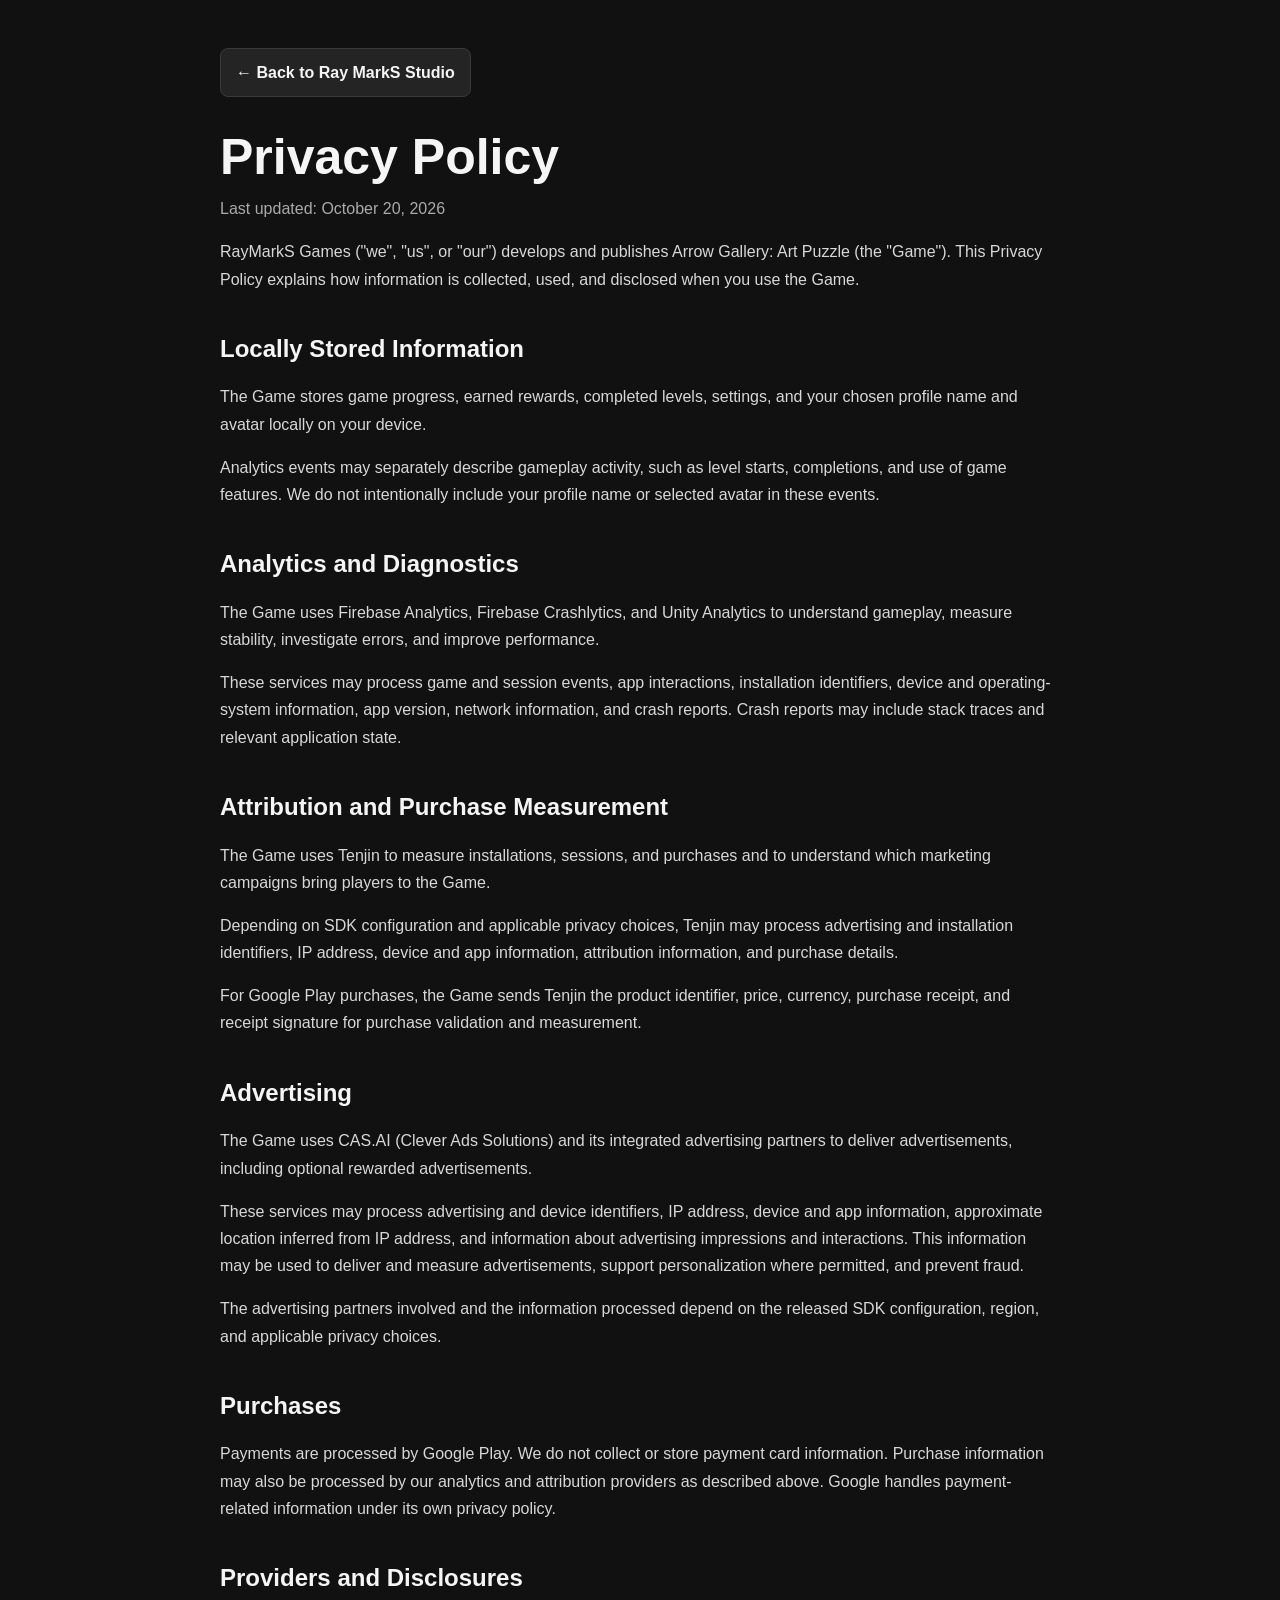
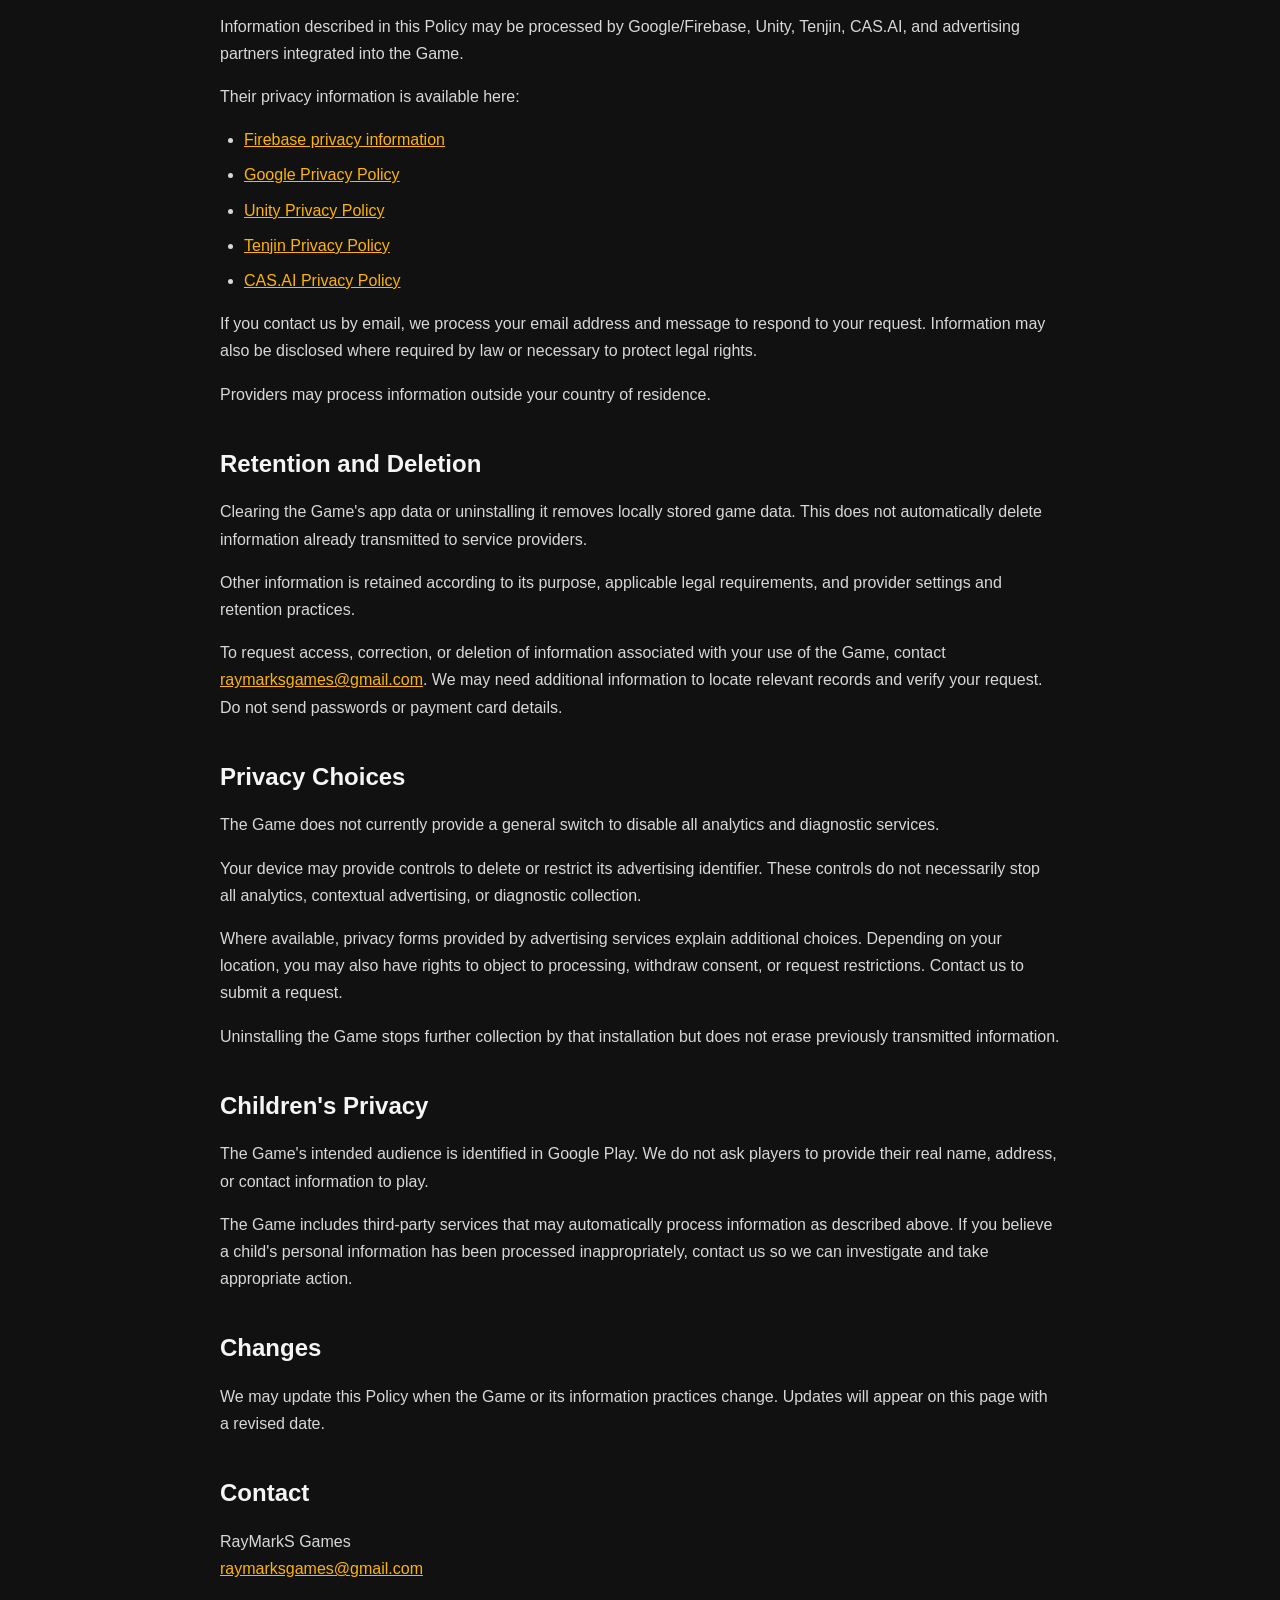
<file: arrow-gallery/privacy/index.html>
<!doctype html>
<html lang="en">
<head>
  <meta charset="utf-8">
  <meta name="viewport" content="width=device-width, initial-scale=1">
  <title>Arrow Gallery: Art Puzzle - Privacy Policy</title>
  <link rel="stylesheet" href="../../privacy-policy.css">
</head>
<body>
  <main>
    <a class="back-to-studio" href="../../site/dark.html#privacy">← Back to Ray MarkS Studio</a>
    <h1>Privacy Policy</h1>
    <p class="updated">Last updated: October 20, 2026</p>

    <p>
      RayMarkS Games ("we", "us", or "our") develops and publishes
      Arrow Gallery: Art Puzzle (the "Game").
      This Privacy Policy explains how information is collected, used, and disclosed when you use the Game.
    </p>

    <h2>Locally Stored Information</h2>
    <p>The Game stores game progress, earned rewards, completed levels, settings, and your chosen profile name and avatar locally on your device.</p>
    <p>Analytics events may separately describe gameplay activity, such as level starts, completions, and use of game features. We do not intentionally include your profile name or selected avatar in these events.</p>

    <h2>Analytics and Diagnostics</h2>
    <p>The Game uses Firebase Analytics, Firebase Crashlytics, and Unity Analytics to understand gameplay, measure stability, investigate errors, and improve performance.</p>
    <p>These services may process game and session events, app interactions, installation identifiers, device and operating-system information, app version, network information, and crash reports. Crash reports may include stack traces and relevant application state.</p>

    <h2>Attribution and Purchase Measurement</h2>
    <p>The Game uses Tenjin to measure installations, sessions, and purchases and to understand which marketing campaigns bring players to the Game.</p>
    <p>Depending on SDK configuration and applicable privacy choices, Tenjin may process advertising and installation identifiers, IP address, device and app information, attribution information, and purchase details.</p>
    <p>For Google Play purchases, the Game sends Tenjin the product identifier, price, currency, purchase receipt, and receipt signature for purchase validation and measurement.</p>

    <h2>Advertising</h2>
    <p>The Game uses CAS.AI (Clever Ads Solutions) and its integrated advertising partners to deliver advertisements, including optional rewarded advertisements.</p>
    <p>These services may process advertising and device identifiers, IP address, device and app information, approximate location inferred from IP address, and information about advertising impressions and interactions. This information may be used to deliver and measure advertisements, support personalization where permitted, and prevent fraud.</p>
    <p>The advertising partners involved and the information processed depend on the released SDK configuration, region, and applicable privacy choices.</p>

    <h2>Purchases</h2>
    <p>
      Payments are processed by Google Play. We do not collect or store payment card information.
      Purchase information may also be processed by our analytics and attribution providers as described above. Google handles payment-related information under its own privacy policy.
    </p>

    <h2>Providers and Disclosures</h2>
    <p>Information described in this Policy may be processed by Google/Firebase, Unity, Tenjin, CAS.AI, and advertising partners integrated into the Game.</p>
    <p>Their privacy information is available here:</p>
    <ul>
      <li><a href="https://firebase.google.com/support/privacy" target="_blank" rel="noopener">Firebase privacy information</a></li>
      <li><a href="https://policies.google.com/privacy" target="_blank" rel="noopener">Google Privacy Policy</a></li>
      <li><a href="https://unity.com/legal/privacy-policy" target="_blank" rel="noopener">Unity Privacy Policy</a></li>
      <li><a href="https://tenjin.com/privacy/" target="_blank" rel="noopener">Tenjin Privacy Policy</a></li>
      <li><a href="https://cas.ai/privacy-policy/" target="_blank" rel="noopener">CAS.AI Privacy Policy</a></li>
    </ul>
    <p>If you contact us by email, we process your email address and message to respond to your request. Information may also be disclosed where required by law or necessary to protect legal rights.</p>
    <p>Providers may process information outside your country of residence.</p>

    <h2>Retention and Deletion</h2>
    <p>Clearing the Game's app data or uninstalling it removes locally stored game data. This does not automatically delete information already transmitted to service providers.</p>
    <p>Other information is retained according to its purpose, applicable legal requirements, and provider settings and retention practices.</p>
    <p>To request access, correction, or deletion of information associated with your use of the Game, contact <a href="mailto:raymarksgames@gmail.com">raymarksgames@gmail.com</a>. We may need additional information to locate relevant records and verify your request. Do not send passwords or payment card details.</p>

    <h2>Privacy Choices</h2>
    <p>The Game does not currently provide a general switch to disable all analytics and diagnostic services.</p>
    <p>Your device may provide controls to delete or restrict its advertising identifier. These controls do not necessarily stop all analytics, contextual advertising, or diagnostic collection.</p>
    <p>Where available, privacy forms provided by advertising services explain additional choices. Depending on your location, you may also have rights to object to processing, withdraw consent, or request restrictions. Contact us to submit a request.</p>
    <p>Uninstalling the Game stops further collection by that installation but does not erase previously transmitted information.</p>

    <h2>Children's Privacy</h2>
    <p>The Game's intended audience is identified in Google Play. We do not ask players to provide their real name, address, or contact information to play.</p>
    <p>The Game includes third-party services that may automatically process information as described above. If you believe a child's personal information has been processed inappropriately, contact us so we can investigate and take appropriate action.</p>

    <h2>Changes</h2>
    <p>
      We may update this Policy when the Game or its information practices change. Updates will appear on this page with a revised date.
    </p>

    <h2>Contact</h2>
    <p>
      RayMarkS Games<br>
      <a href="mailto:raymarksgames@gmail.com">raymarksgames@gmail.com</a>
    </p>
  </main>
</body>
</html>
</file>
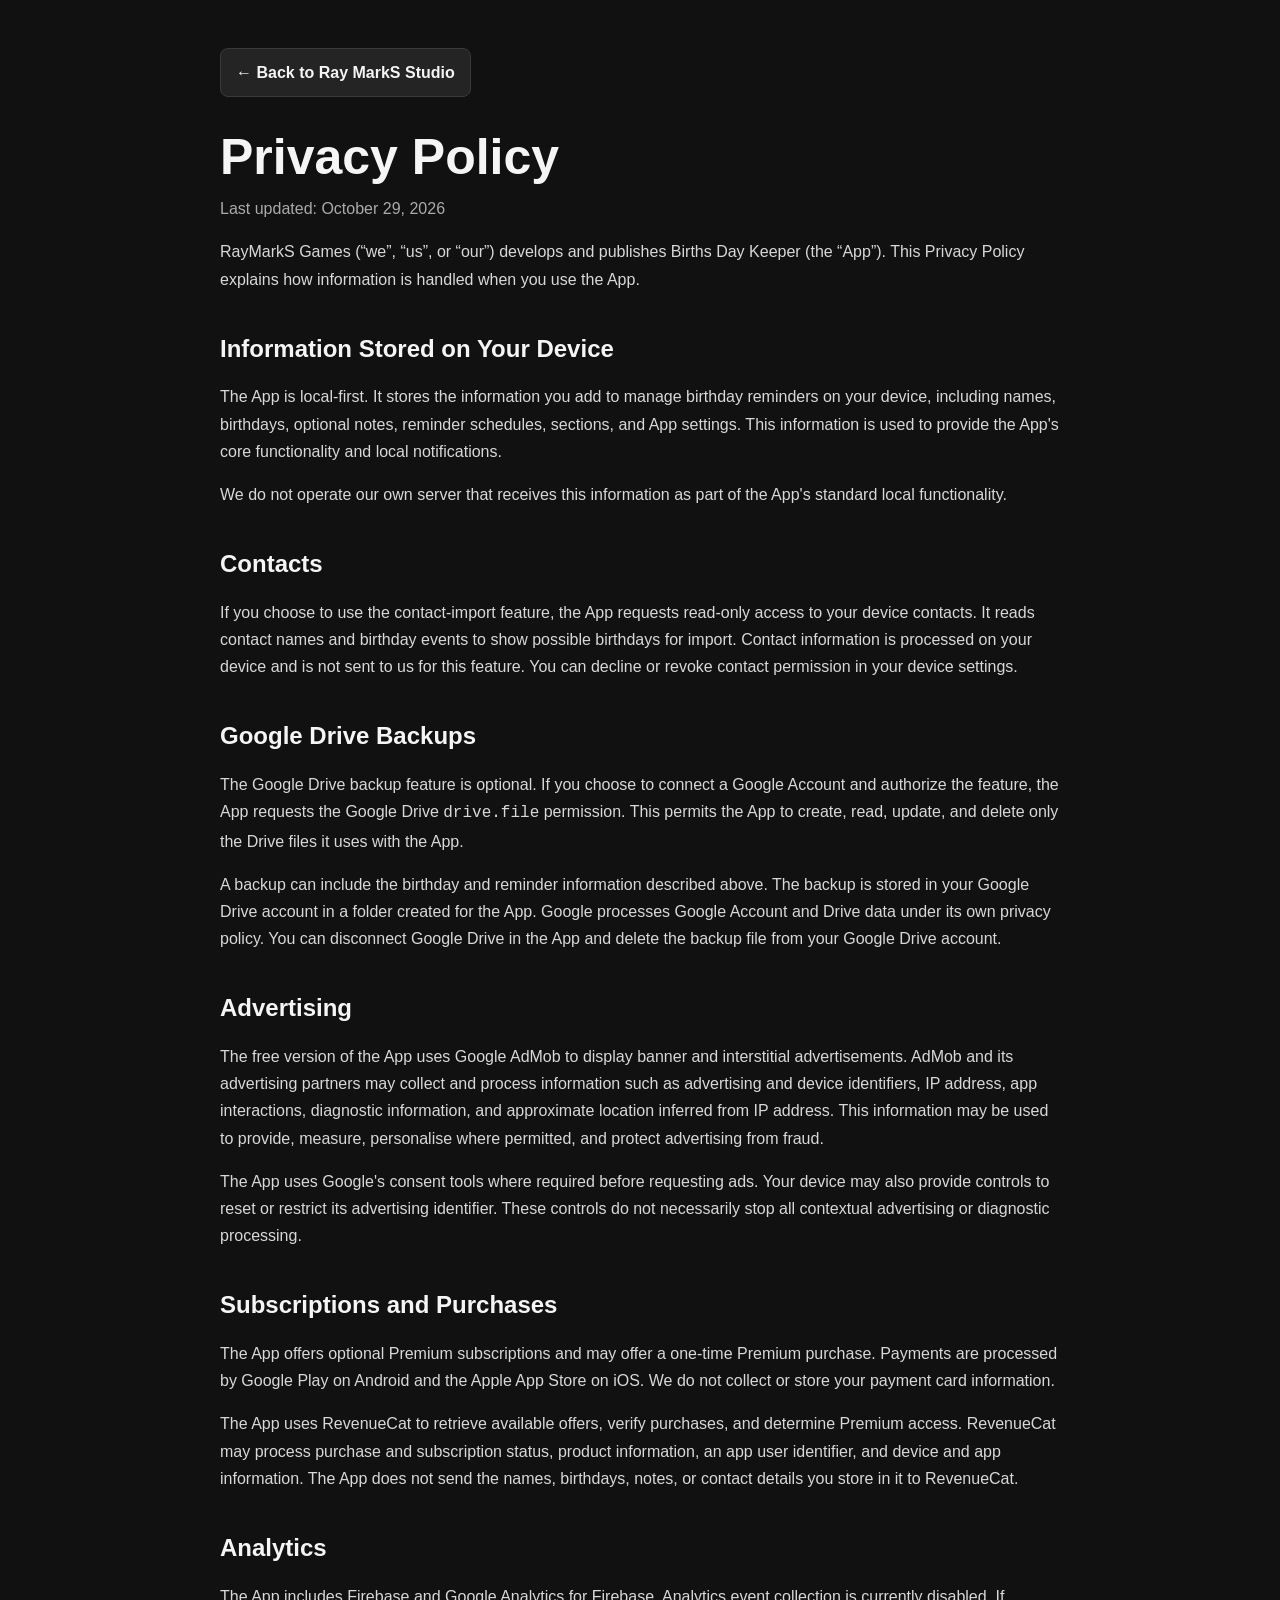
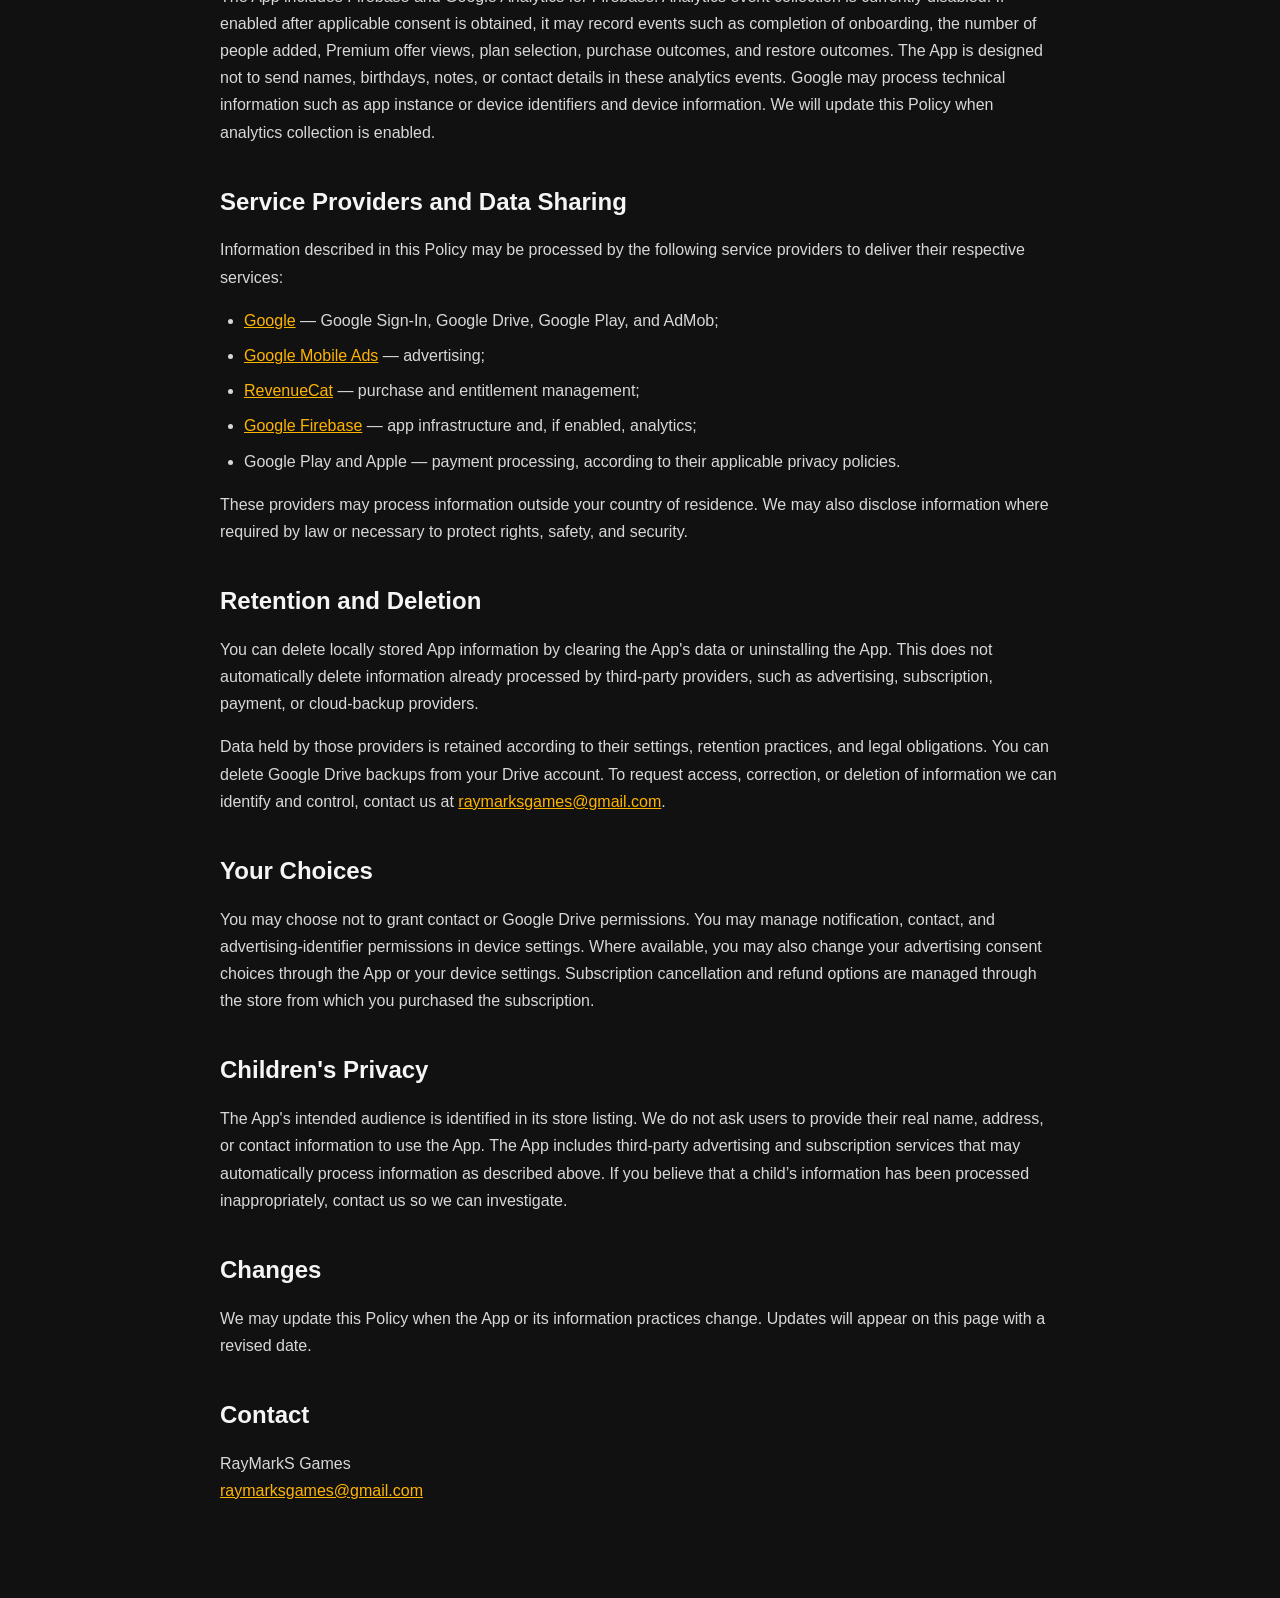
<file: births-day-keeper/privacy/index.html>
<!doctype html>
<html lang="en">
<head>
  <meta charset="utf-8">
  <meta name="viewport" content="width=device-width, initial-scale=1">
  <title>Births Day Keeper — Privacy Policy</title>
  <link rel="stylesheet" href="../../privacy-policy.css">
</head>
<body>
  <main>
    <a class="back-to-studio" href="../../site/dark.html#privacy">← Back to Ray MarkS Studio</a>
    <h1>Privacy Policy</h1>
    <p class="updated">Last updated: October 29, 2026</p>

    <p>RayMarkS Games (&ldquo;we&rdquo;, &ldquo;us&rdquo;, or &ldquo;our&rdquo;) develops and publishes Births Day Keeper (the &ldquo;App&rdquo;). This Privacy Policy explains how information is handled when you use the App.</p>

    <h2>Information Stored on Your Device</h2>
    <p>The App is local-first. It stores the information you add to manage birthday reminders on your device, including names, birthdays, optional notes, reminder schedules, sections, and App settings. This information is used to provide the App's core functionality and local notifications.</p>
    <p>We do not operate our own server that receives this information as part of the App's standard local functionality.</p>

    <h2>Contacts</h2>
    <p>If you choose to use the contact-import feature, the App requests read-only access to your device contacts. It reads contact names and birthday events to show possible birthdays for import. Contact information is processed on your device and is not sent to us for this feature. You can decline or revoke contact permission in your device settings.</p>

    <h2>Google Drive Backups</h2>
    <p>The Google Drive backup feature is optional. If you choose to connect a Google Account and authorize the feature, the App requests the Google Drive <code>drive.file</code> permission. This permits the App to create, read, update, and delete only the Drive files it uses with the App.</p>
    <p>A backup can include the birthday and reminder information described above. The backup is stored in your Google Drive account in a folder created for the App. Google processes Google Account and Drive data under its own privacy policy. You can disconnect Google Drive in the App and delete the backup file from your Google Drive account.</p>

    <h2>Advertising</h2>
    <p>The free version of the App uses Google AdMob to display banner and interstitial advertisements. AdMob and its advertising partners may collect and process information such as advertising and device identifiers, IP address, app interactions, diagnostic information, and approximate location inferred from IP address. This information may be used to provide, measure, personalise where permitted, and protect advertising from fraud.</p>
    <p>The App uses Google's consent tools where required before requesting ads. Your device may also provide controls to reset or restrict its advertising identifier. These controls do not necessarily stop all contextual advertising or diagnostic processing.</p>

    <h2>Subscriptions and Purchases</h2>
    <p>The App offers optional Premium subscriptions and may offer a one-time Premium purchase. Payments are processed by Google Play on Android and the Apple App Store on iOS. We do not collect or store your payment card information.</p>
    <p>The App uses RevenueCat to retrieve available offers, verify purchases, and determine Premium access. RevenueCat may process purchase and subscription status, product information, an app user identifier, and device and app information. The App does not send the names, birthdays, notes, or contact details you store in it to RevenueCat.</p>

    <h2>Analytics</h2><p>The App includes Firebase and Google Analytics for Firebase. Analytics event collection is currently disabled. If enabled after applicable consent is obtained, it may record events such as completion of onboarding, the number of people added, Premium offer views, plan selection, purchase outcomes, and restore outcomes. The App is designed not to send names, birthdays, notes, or contact details in these analytics events. Google may process technical information such as app instance or device identifiers and device information. We will update this Policy when analytics collection is enabled.</p><h2>Service Providers and Data Sharing</h2>
    <p>Information described in this Policy may be processed by the following service providers to deliver their respective services:</p>
    <ul>
      <li><a href="https://policies.google.com/privacy" target="_blank" rel="noopener">Google</a> — Google Sign-In, Google Drive, Google Play, and AdMob;</li>
      <li><a href="https://admob.google.com/home/privacy/" target="_blank" rel="noopener">Google Mobile Ads</a> — advertising;</li>
      <li><a href="https://www.revenuecat.com/privacy/" target="_blank" rel="noopener">RevenueCat</a> — purchase and entitlement management;</li>
      <li><a href="https://firebase.google.com/support/privacy" target="_blank" rel="noopener">Google Firebase</a> — app infrastructure and, if enabled, analytics;</li>
      <li>Google Play and Apple — payment processing, according to their applicable privacy policies.</li>
    </ul>
    <p>These providers may process information outside your country of residence. We may also disclose information where required by law or necessary to protect rights, safety, and security.</p>

    <h2>Retention and Deletion</h2>
    <p>You can delete locally stored App information by clearing the App's data or uninstalling the App. This does not automatically delete information already processed by third-party providers, such as advertising, subscription, payment, or cloud-backup providers.</p>
    <p>Data held by those providers is retained according to their settings, retention practices, and legal obligations. You can delete Google Drive backups from your Drive account. To request access, correction, or deletion of information we can identify and control, contact us at <a href="mailto:raymarksgames@gmail.com">raymarksgames@gmail.com</a>.</p>

    <h2>Your Choices</h2>
    <p>You may choose not to grant contact or Google Drive permissions. You may manage notification, contact, and advertising-identifier permissions in device settings. Where available, you may also change your advertising consent choices through the App or your device settings. Subscription cancellation and refund options are managed through the store from which you purchased the subscription.</p>

    <h2>Children's Privacy</h2>
    <p>The App's intended audience is identified in its store listing. We do not ask users to provide their real name, address, or contact information to use the App. The App includes third-party advertising and subscription services that may automatically process information as described above. If you believe that a child&rsquo;s information has been processed inappropriately, contact us so we can investigate.</p>

    <h2>Changes</h2>
    <p>We may update this Policy when the App or its information practices change. Updates will appear on this page with a revised date.</p>

    <h2>Contact</h2>
    <p>RayMarkS Games<br><a href="mailto:raymarksgames@gmail.com">raymarksgames@gmail.com</a></p>
  </main>
</body>
</html>
</file>
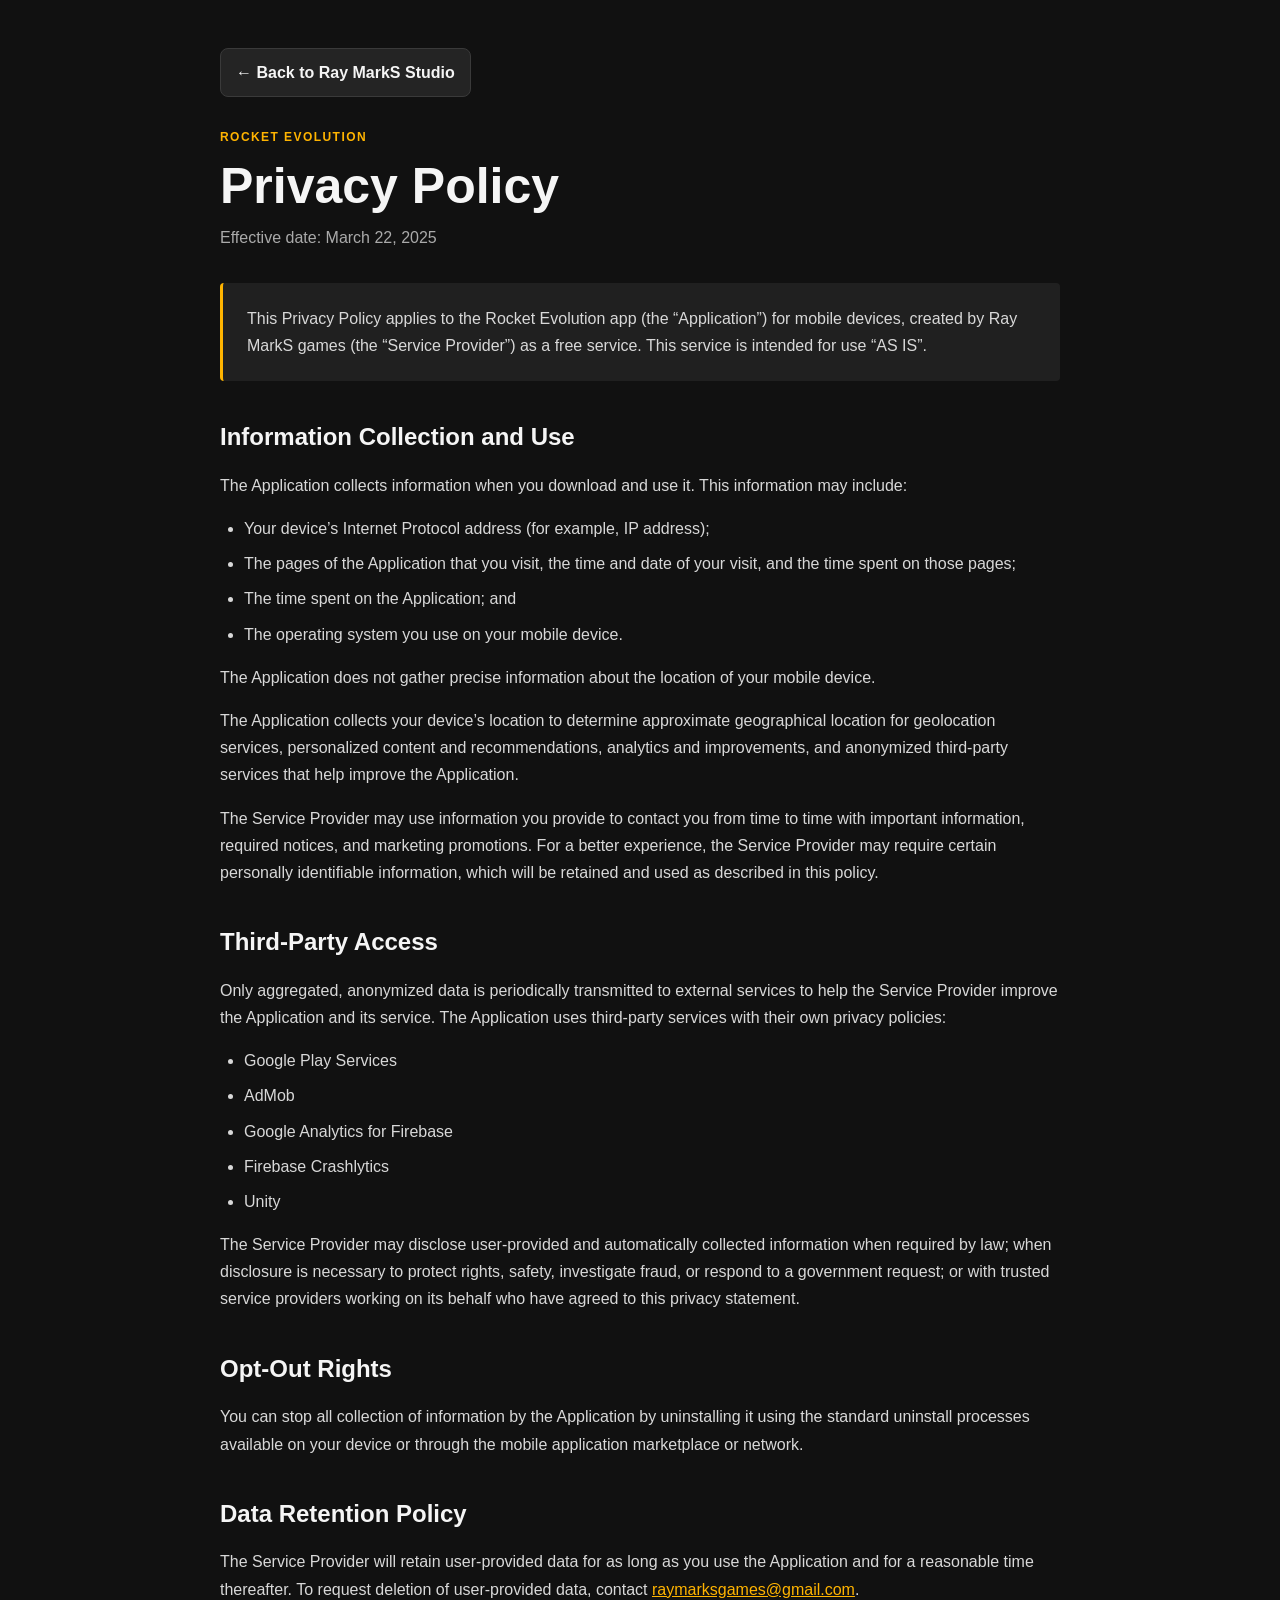
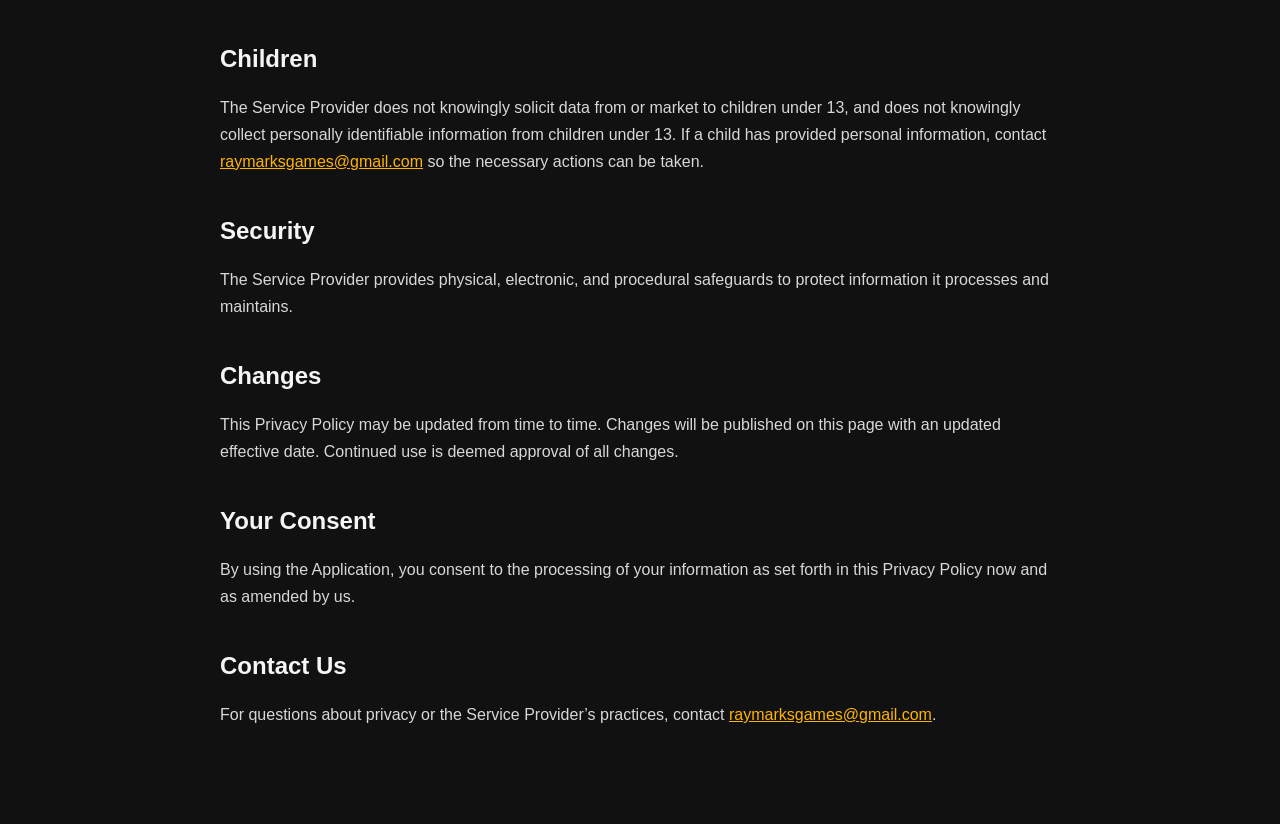
<file: rocket-evolution/privacy/index.html>
<!doctype html>
<html lang="en"><head><meta charset="utf-8"><meta name="viewport" content="width=device-width, initial-scale=1"><title>Rocket Evolution — Privacy Policy</title><link rel="stylesheet" href="../../privacy-policy.css"></head>
<body><main><a class="back-to-studio" href="../../site/dark.html#privacy">← Back to Ray MarkS Studio</a><p class="eyebrow">Rocket Evolution</p><h1>Privacy Policy</h1><p class="updated">Effective date: March 22, 2025</p>
<p class="policy-intro">This Privacy Policy applies to the Rocket Evolution app (the “Application”) for mobile devices, created by Ray MarkS games (the “Service Provider”) as a free service. This service is intended for use “AS IS”.</p>
<h2>Information Collection and Use</h2><p>The Application collects information when you download and use it. This information may include:</p><ul><li>Your device’s Internet Protocol address (for example, IP address);</li><li>The pages of the Application that you visit, the time and date of your visit, and the time spent on those pages;</li><li>The time spent on the Application; and</li><li>The operating system you use on your mobile device.</li></ul><p>The Application does not gather precise information about the location of your mobile device.</p><p>The Application collects your device’s location to determine approximate geographical location for geolocation services, personalized content and recommendations, analytics and improvements, and anonymized third-party services that help improve the Application.</p><p>The Service Provider may use information you provide to contact you from time to time with important information, required notices, and marketing promotions. For a better experience, the Service Provider may require certain personally identifiable information, which will be retained and used as described in this policy.</p>
<h2>Third-Party Access</h2><p>Only aggregated, anonymized data is periodically transmitted to external services to help the Service Provider improve the Application and its service. The Application uses third-party services with their own privacy policies:</p><ul><li>Google Play Services</li><li>AdMob</li><li>Google Analytics for Firebase</li><li>Firebase Crashlytics</li><li>Unity</li></ul><p>The Service Provider may disclose user-provided and automatically collected information when required by law; when disclosure is necessary to protect rights, safety, investigate fraud, or respond to a government request; or with trusted service providers working on its behalf who have agreed to this privacy statement.</p>
<h2>Opt-Out Rights</h2><p>You can stop all collection of information by the Application by uninstalling it using the standard uninstall processes available on your device or through the mobile application marketplace or network.</p>
<h2>Data Retention Policy</h2><p>The Service Provider will retain user-provided data for as long as you use the Application and for a reasonable time thereafter. To request deletion of user-provided data, contact <a href="mailto:raymarksgames@gmail.com">raymarksgames@gmail.com</a>.</p>
<h2>Children</h2><p>The Service Provider does not knowingly solicit data from or market to children under 13, and does not knowingly collect personally identifiable information from children under 13. If a child has provided personal information, contact <a href="mailto:raymarksgames@gmail.com">raymarksgames@gmail.com</a> so the necessary actions can be taken.</p>
<h2>Security</h2><p>The Service Provider provides physical, electronic, and procedural safeguards to protect information it processes and maintains.</p><h2>Changes</h2><p>This Privacy Policy may be updated from time to time. Changes will be published on this page with an updated effective date. Continued use is deemed approval of all changes.</p><h2>Your Consent</h2><p>By using the Application, you consent to the processing of your information as set forth in this Privacy Policy now and as amended by us.</p><h2>Contact Us</h2><p>For questions about privacy or the Service Provider’s practices, contact <a href="mailto:raymarksgames@gmail.com">raymarksgames@gmail.com</a>.</p></main></body></html>
</file>
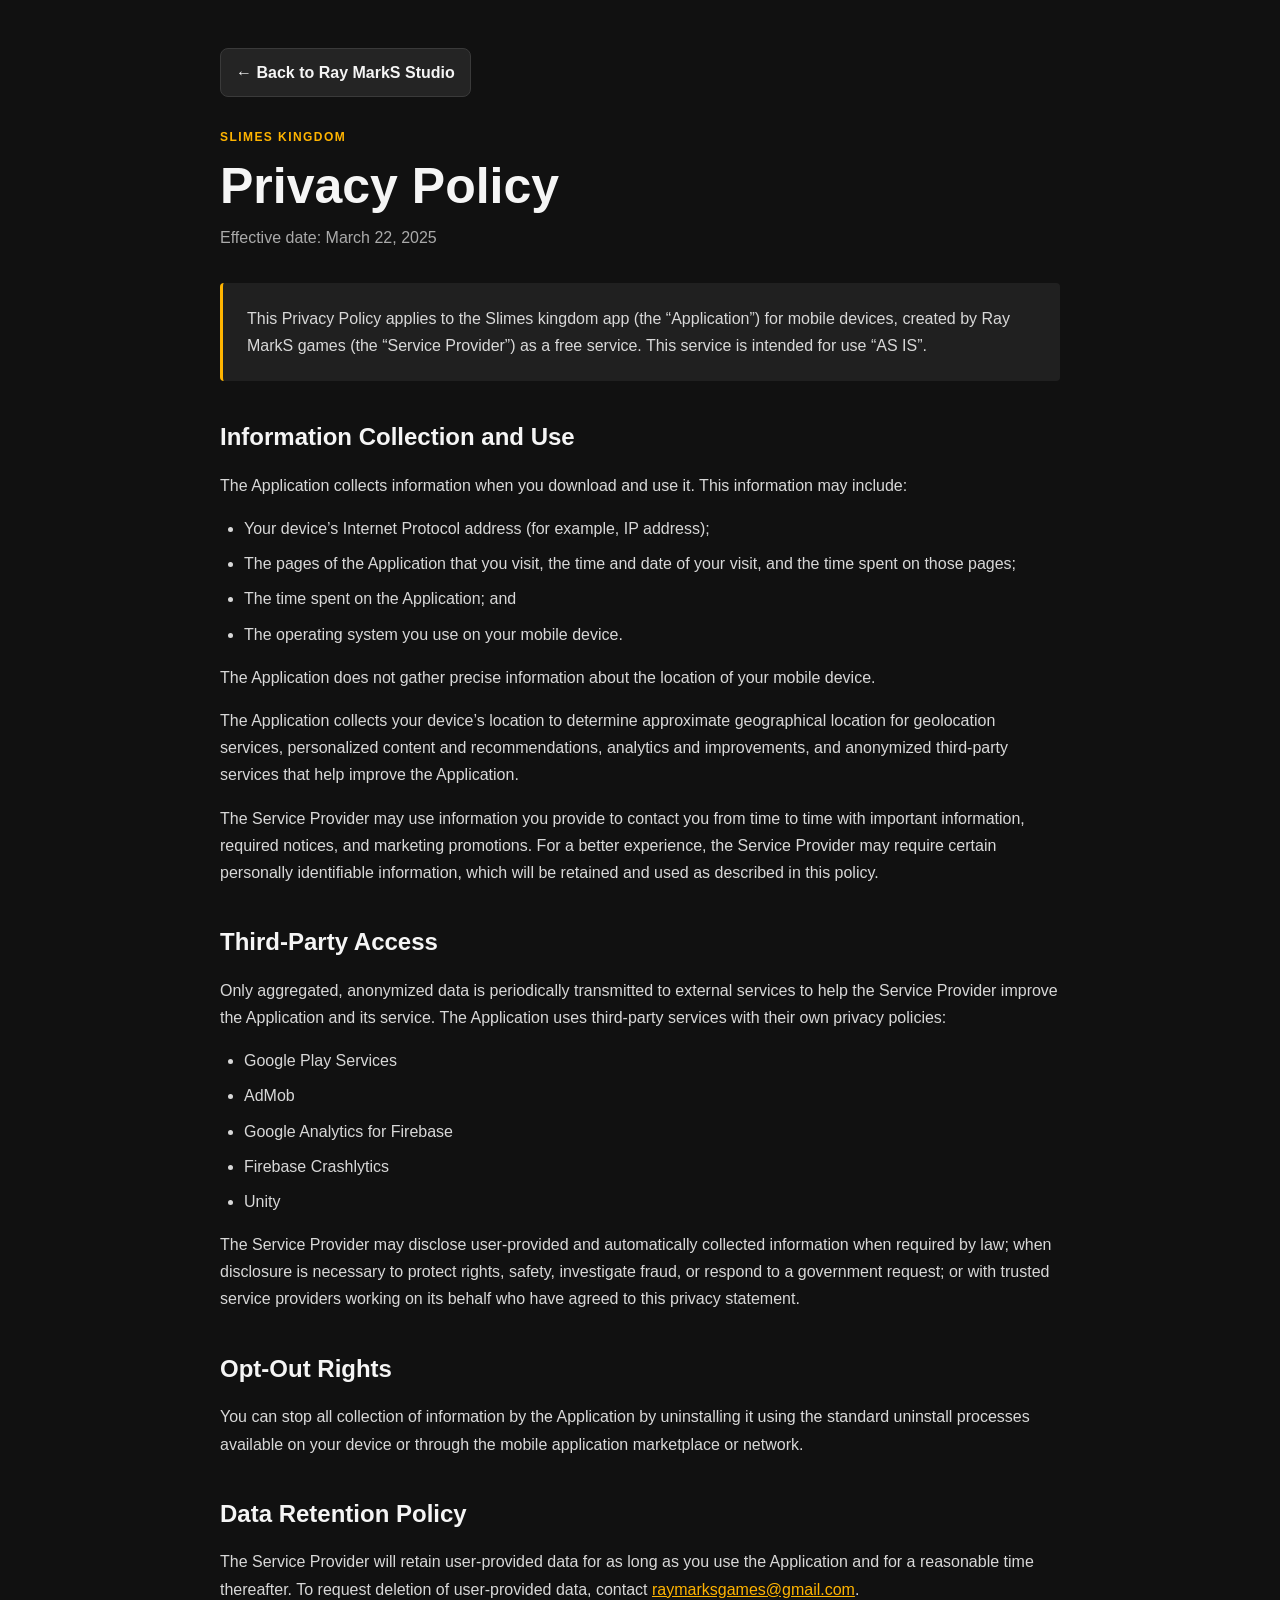
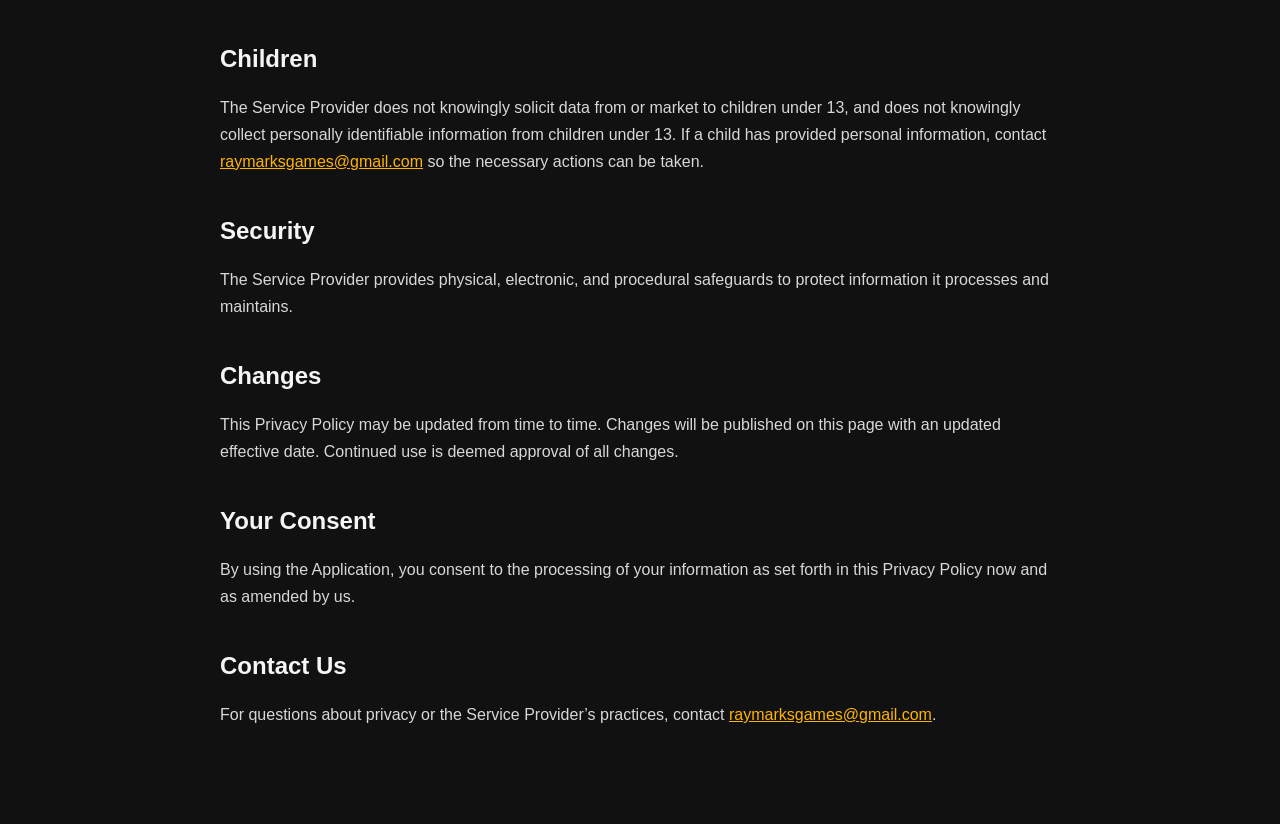
<file: slimes-kingdom/privacy/index.html>
<!doctype html>
<html lang="en"><head><meta charset="utf-8"><meta name="viewport" content="width=device-width, initial-scale=1"><title>Slimes Kingdom — Privacy Policy</title><link rel="stylesheet" href="../../privacy-policy.css"></head>
<body><main><a class="back-to-studio" href="../../site/dark.html#privacy">← Back to Ray MarkS Studio</a><p class="eyebrow">Slimes Kingdom</p><h1>Privacy Policy</h1><p class="updated">Effective date: March 22, 2025</p>
<p class="policy-intro">This Privacy Policy applies to the Slimes kingdom app (the “Application”) for mobile devices, created by Ray MarkS games (the “Service Provider”) as a free service. This service is intended for use “AS IS”.</p>
<h2>Information Collection and Use</h2><p>The Application collects information when you download and use it. This information may include:</p><ul><li>Your device’s Internet Protocol address (for example, IP address);</li><li>The pages of the Application that you visit, the time and date of your visit, and the time spent on those pages;</li><li>The time spent on the Application; and</li><li>The operating system you use on your mobile device.</li></ul><p>The Application does not gather precise information about the location of your mobile device.</p><p>The Application collects your device’s location to determine approximate geographical location for geolocation services, personalized content and recommendations, analytics and improvements, and anonymized third-party services that help improve the Application.</p><p>The Service Provider may use information you provide to contact you from time to time with important information, required notices, and marketing promotions. For a better experience, the Service Provider may require certain personally identifiable information, which will be retained and used as described in this policy.</p>
<h2>Third-Party Access</h2><p>Only aggregated, anonymized data is periodically transmitted to external services to help the Service Provider improve the Application and its service. The Application uses third-party services with their own privacy policies:</p><ul><li>Google Play Services</li><li>AdMob</li><li>Google Analytics for Firebase</li><li>Firebase Crashlytics</li><li>Unity</li></ul><p>The Service Provider may disclose user-provided and automatically collected information when required by law; when disclosure is necessary to protect rights, safety, investigate fraud, or respond to a government request; or with trusted service providers working on its behalf who have agreed to this privacy statement.</p>
<h2>Opt-Out Rights</h2><p>You can stop all collection of information by the Application by uninstalling it using the standard uninstall processes available on your device or through the mobile application marketplace or network.</p>
<h2>Data Retention Policy</h2><p>The Service Provider will retain user-provided data for as long as you use the Application and for a reasonable time thereafter. To request deletion of user-provided data, contact <a href="mailto:raymarksgames@gmail.com">raymarksgames@gmail.com</a>.</p>
<h2>Children</h2><p>The Service Provider does not knowingly solicit data from or market to children under 13, and does not knowingly collect personally identifiable information from children under 13. If a child has provided personal information, contact <a href="mailto:raymarksgames@gmail.com">raymarksgames@gmail.com</a> so the necessary actions can be taken.</p>
<h2>Security</h2><p>The Service Provider provides physical, electronic, and procedural safeguards to protect information it processes and maintains.</p><h2>Changes</h2><p>This Privacy Policy may be updated from time to time. Changes will be published on this page with an updated effective date. Continued use is deemed approval of all changes.</p><h2>Your Consent</h2><p>By using the Application, you consent to the processing of your information as set forth in this Privacy Policy now and as amended by us.</p><h2>Contact Us</h2><p>For questions about privacy or the Service Provider’s practices, contact <a href="mailto:raymarksgames@gmail.com">raymarksgames@gmail.com</a>.</p></main></body></html>
</file>
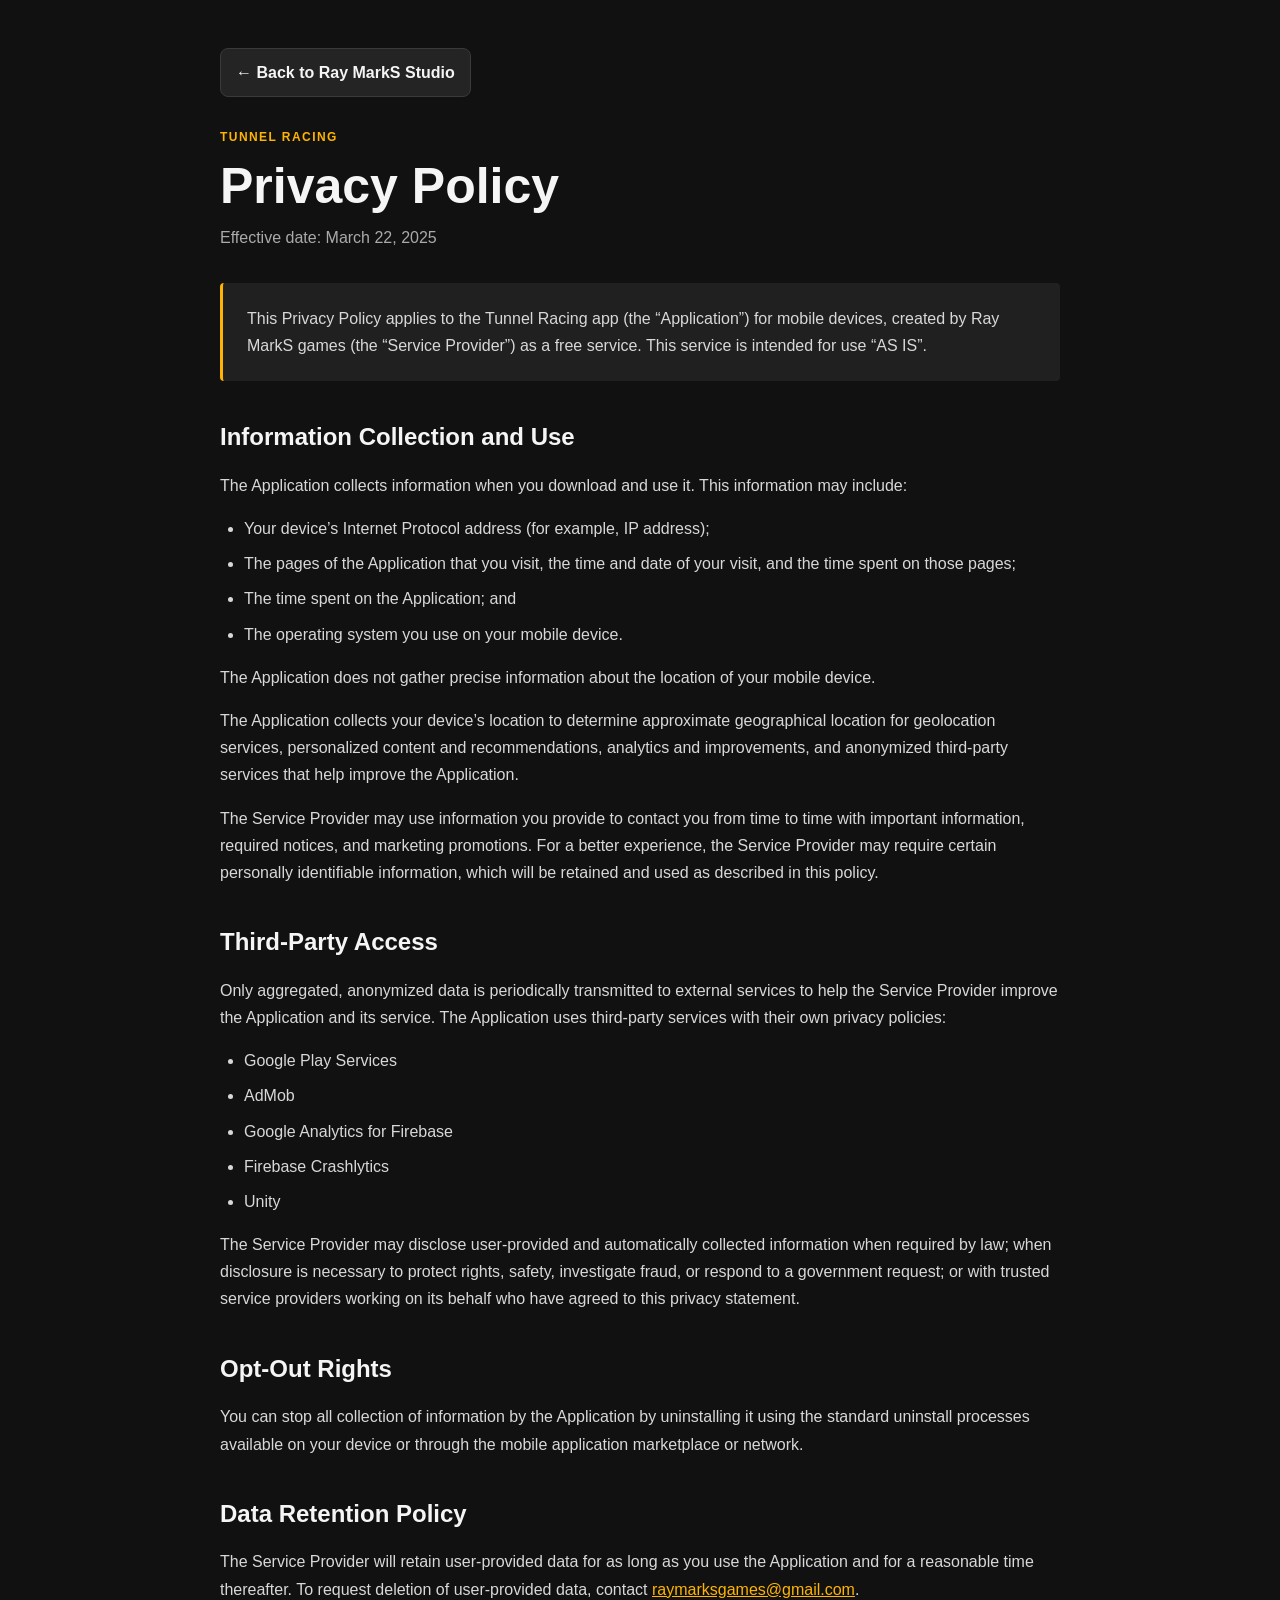
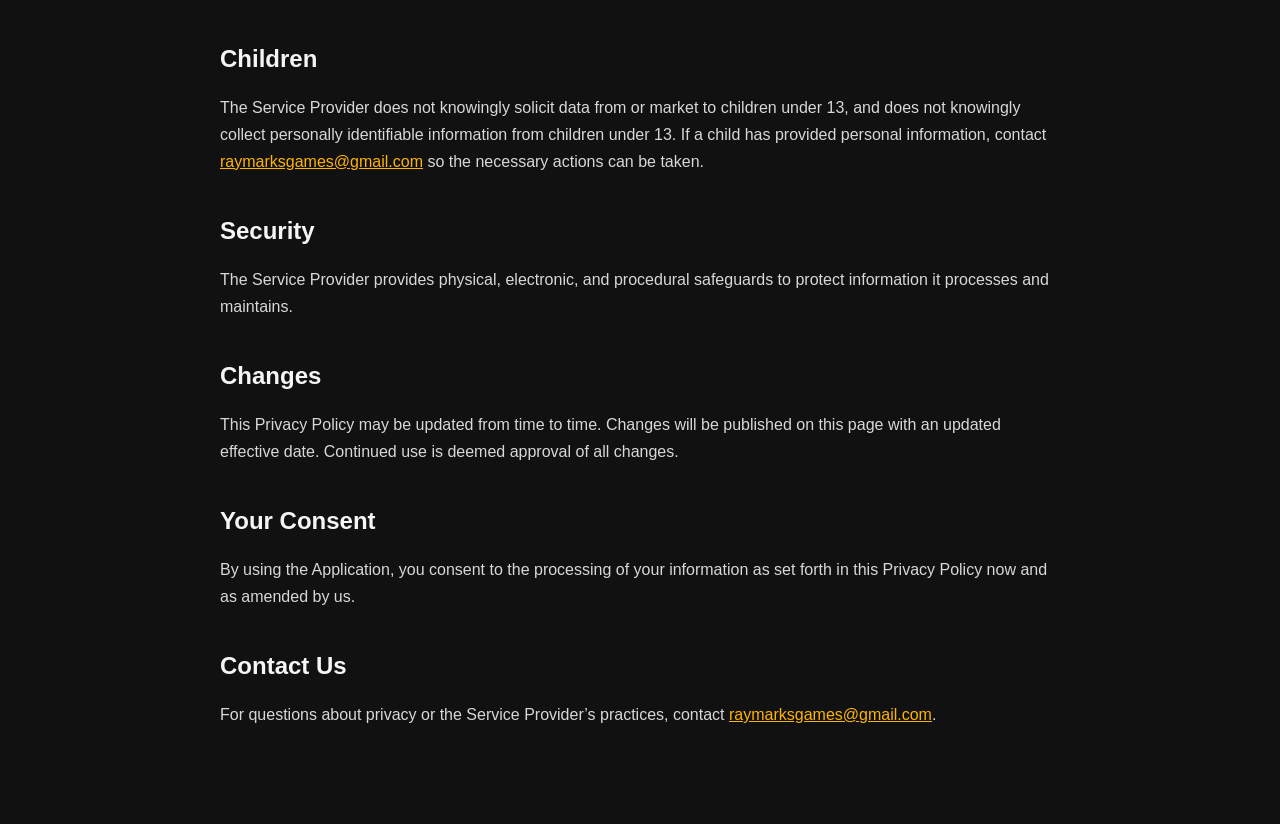
<file: tunnel-racing/privacy/index.html>
<!doctype html>
<html lang="en"><head><meta charset="utf-8"><meta name="viewport" content="width=device-width, initial-scale=1"><title>Tunnel Racing — Privacy Policy</title><link rel="stylesheet" href="../../privacy-policy.css"></head>
<body><main><a class="back-to-studio" href="../../site/dark.html#privacy">← Back to Ray MarkS Studio</a><p class="eyebrow">Tunnel Racing</p><h1>Privacy Policy</h1><p class="updated">Effective date: March 22, 2025</p>
<p class="policy-intro">This Privacy Policy applies to the Tunnel Racing app (the “Application”) for mobile devices, created by Ray MarkS games (the “Service Provider”) as a free service. This service is intended for use “AS IS”.</p>
<h2>Information Collection and Use</h2><p>The Application collects information when you download and use it. This information may include:</p><ul><li>Your device’s Internet Protocol address (for example, IP address);</li><li>The pages of the Application that you visit, the time and date of your visit, and the time spent on those pages;</li><li>The time spent on the Application; and</li><li>The operating system you use on your mobile device.</li></ul><p>The Application does not gather precise information about the location of your mobile device.</p><p>The Application collects your device’s location to determine approximate geographical location for geolocation services, personalized content and recommendations, analytics and improvements, and anonymized third-party services that help improve the Application.</p><p>The Service Provider may use information you provide to contact you from time to time with important information, required notices, and marketing promotions. For a better experience, the Service Provider may require certain personally identifiable information, which will be retained and used as described in this policy.</p>
<h2>Third-Party Access</h2><p>Only aggregated, anonymized data is periodically transmitted to external services to help the Service Provider improve the Application and its service. The Application uses third-party services with their own privacy policies:</p><ul><li>Google Play Services</li><li>AdMob</li><li>Google Analytics for Firebase</li><li>Firebase Crashlytics</li><li>Unity</li></ul><p>The Service Provider may disclose user-provided and automatically collected information when required by law; when disclosure is necessary to protect rights, safety, investigate fraud, or respond to a government request; or with trusted service providers working on its behalf who have agreed to this privacy statement.</p>
<h2>Opt-Out Rights</h2><p>You can stop all collection of information by the Application by uninstalling it using the standard uninstall processes available on your device or through the mobile application marketplace or network.</p>
<h2>Data Retention Policy</h2><p>The Service Provider will retain user-provided data for as long as you use the Application and for a reasonable time thereafter. To request deletion of user-provided data, contact <a href="mailto:raymarksgames@gmail.com">raymarksgames@gmail.com</a>.</p>
<h2>Children</h2><p>The Service Provider does not knowingly solicit data from or market to children under 13, and does not knowingly collect personally identifiable information from children under 13. If a child has provided personal information, contact <a href="mailto:raymarksgames@gmail.com">raymarksgames@gmail.com</a> so the necessary actions can be taken.</p>
<h2>Security</h2><p>The Service Provider provides physical, electronic, and procedural safeguards to protect information it processes and maintains.</p><h2>Changes</h2><p>This Privacy Policy may be updated from time to time. Changes will be published on this page with an updated effective date. Continued use is deemed approval of all changes.</p><h2>Your Consent</h2><p>By using the Application, you consent to the processing of your information as set forth in this Privacy Policy now and as amended by us.</p><h2>Contact Us</h2><p>For questions about privacy or the Service Provider’s practices, contact <a href="mailto:raymarksgames@gmail.com">raymarksgames@gmail.com</a>.</p></main></body></html>
</file>
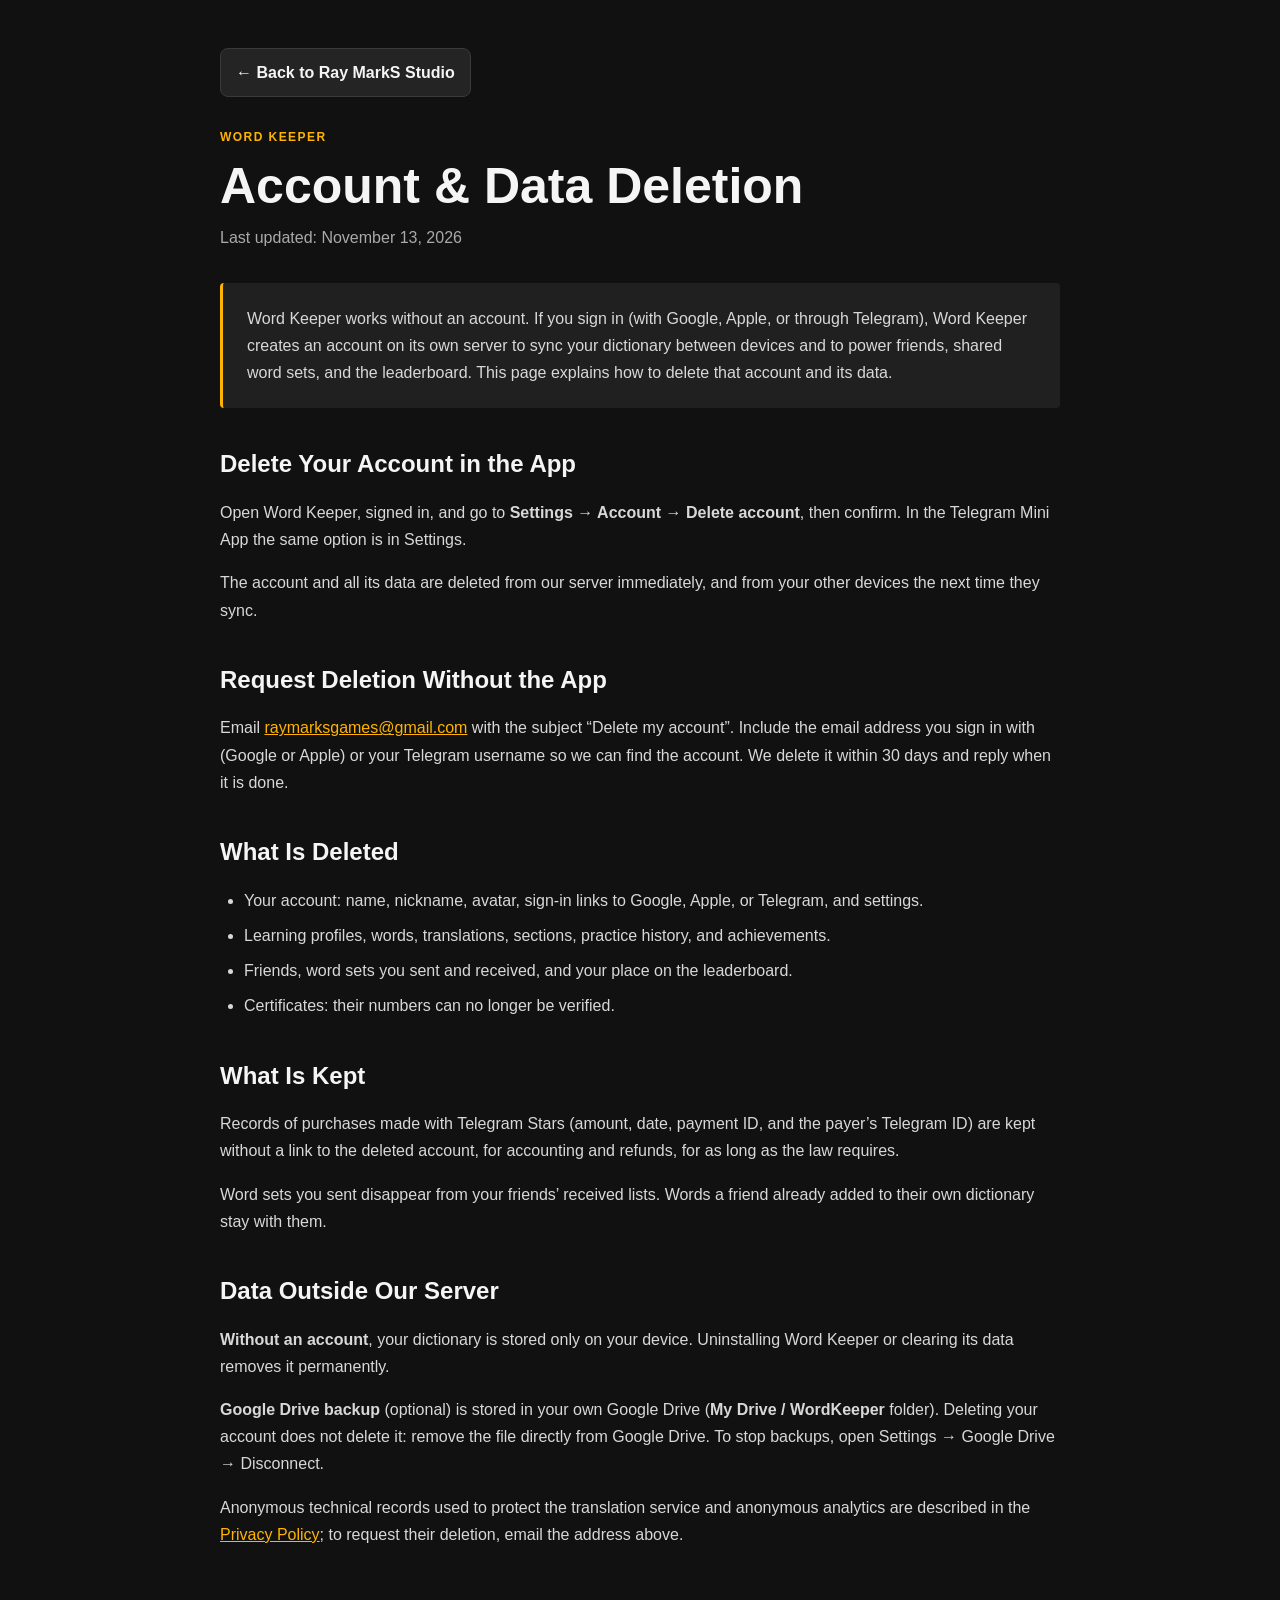
<file: wordkeeper/account-data-deletion/index.html>
<!doctype html>
<html lang="en"><head><meta charset="utf-8"><meta name="viewport" content="width=device-width, initial-scale=1"><title>Word Keeper — Account &amp; Data Deletion</title><link rel="stylesheet" href="../../privacy-policy.css"></head>
<body><main><a class="back-to-studio" href="../../site/dark.html#privacy">← Back to Ray MarkS Studio</a><p class="eyebrow">Word Keeper</p><h1>Account &amp; Data Deletion</h1><p class="updated">Last updated: November 13, 2026</p>
<p class="policy-intro">Word Keeper works without an account. If you sign in (with Google, Apple, or through Telegram), Word Keeper creates an account on its own server to sync your dictionary between devices and to power friends, shared word sets, and the leaderboard. This page explains how to delete that account and its data.</p>
<h2>Delete Your Account in the App</h2><p>Open Word Keeper, signed in, and go to <strong>Settings → Account → Delete account</strong>, then confirm. In the Telegram Mini App the same option is in Settings.</p><p>The account and all its data are deleted from our server immediately, and from your other devices the next time they sync.</p>
<h2>Request Deletion Without the App</h2><p>Email <a href="mailto:raymarksgames@gmail.com?subject=Delete%20my%20Word%20Keeper%20account">raymarksgames@gmail.com</a> with the subject “Delete my account”. Include the email address you sign in with (Google or Apple) or your Telegram username so we can find the account. We delete it within 30 days and reply when it is done.</p>
<h2>What Is Deleted</h2><ul><li>Your account: name, nickname, avatar, sign-in links to Google, Apple, or Telegram, and settings.</li><li>Learning profiles, words, translations, sections, practice history, and achievements.</li><li>Friends, word sets you sent and received, and your place on the leaderboard.</li><li>Certificates: their numbers can no longer be verified.</li></ul>
<h2>What Is Kept</h2><p>Records of purchases made with Telegram Stars (amount, date, payment ID, and the payer’s Telegram ID) are kept without a link to the deleted account, for accounting and refunds, for as long as the law requires.</p><p>Word sets you sent disappear from your friends’ received lists. Words a friend already added to their own dictionary stay with them.</p>
<h2>Data Outside Our Server</h2><p><strong>Without an account</strong>, your dictionary is stored only on your device. Uninstalling Word Keeper or clearing its data removes it permanently.</p><p><strong>Google Drive backup</strong> (optional) is stored in your own Google Drive (<strong>My Drive / WordKeeper</strong> folder). Deleting your account does not delete it: remove the file directly from Google Drive. To stop backups, open Settings → Google Drive → Disconnect.</p><p>Anonymous technical records used to protect the translation service and anonymous analytics are described in the <a href="../privacy/index.html">Privacy Policy</a>; to request their deletion, email the address above.</p>
</main></body></html>
</file>
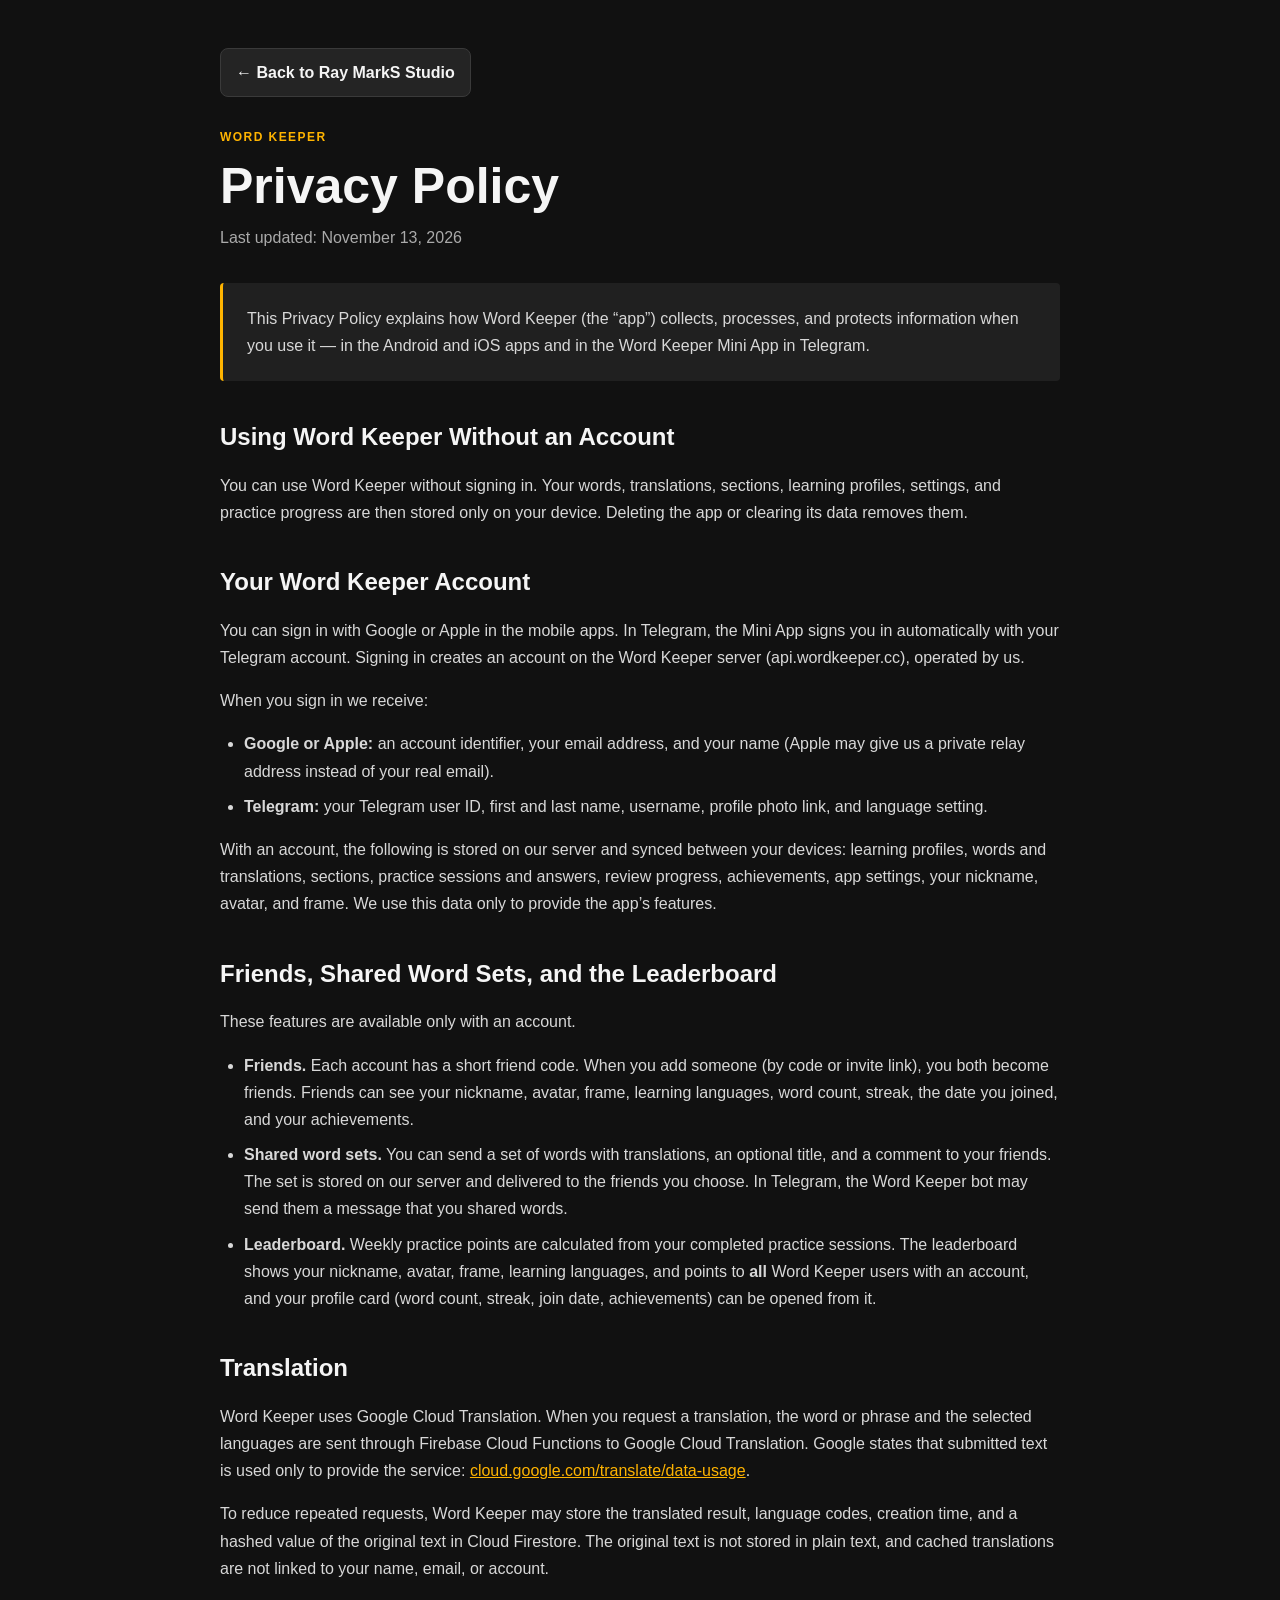
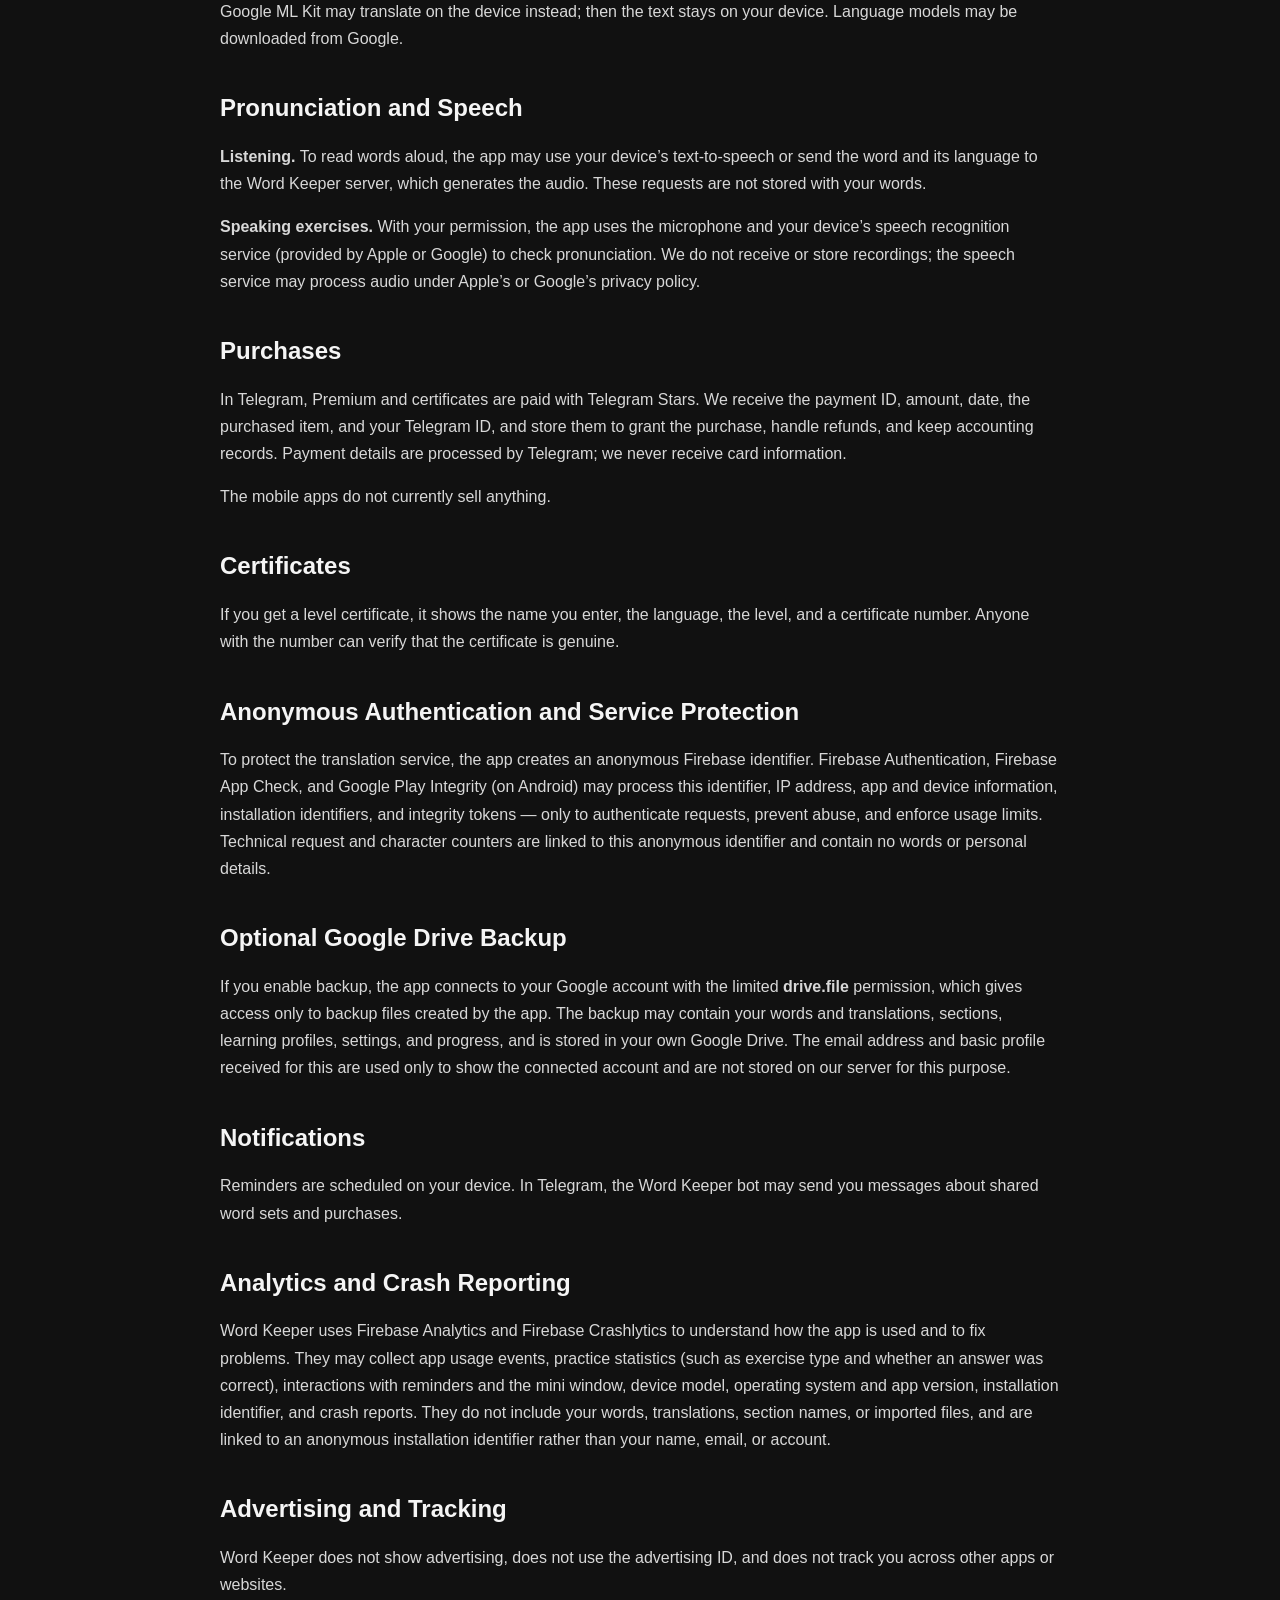
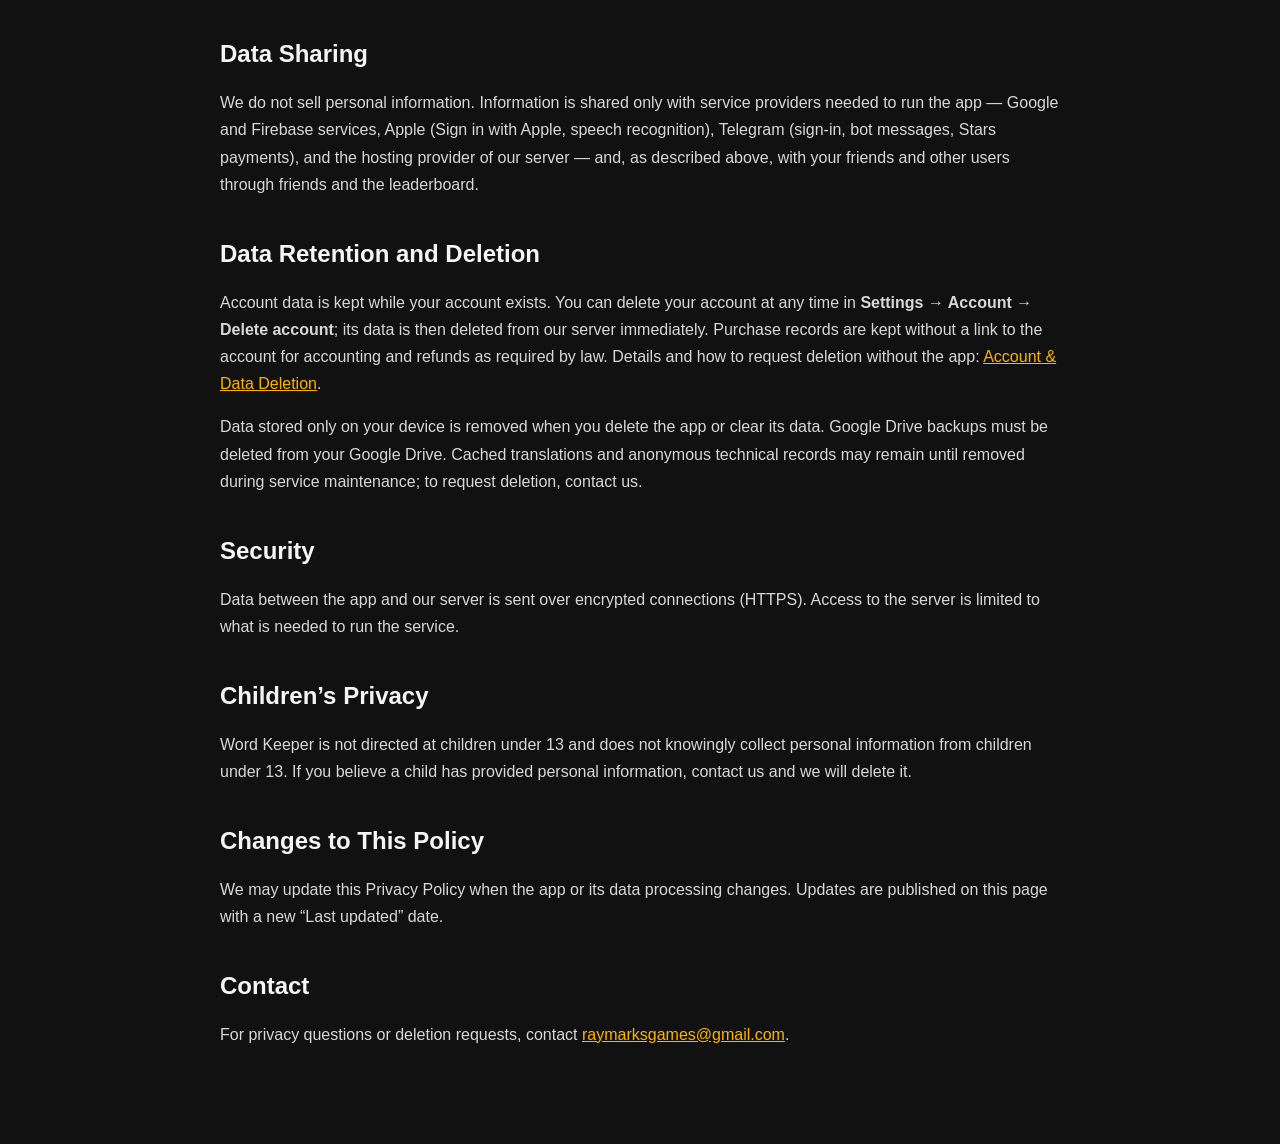
<file: wordkeeper/privacy/index.html>
<!doctype html>
<html lang="en"><head><meta charset="utf-8"><meta name="viewport" content="width=device-width, initial-scale=1"><title>Word Keeper — Privacy Policy</title><link rel="stylesheet" href="../../privacy-policy.css"></head>
<body><main><a class="back-to-studio" href="../../site/dark.html#privacy">← Back to Ray MarkS Studio</a><p class="eyebrow">Word Keeper</p><h1>Privacy Policy</h1><p class="updated">Last updated: November 13, 2026</p>
<p class="policy-intro">This Privacy Policy explains how Word Keeper (the “app”) collects, processes, and protects information when you use it — in the Android and iOS apps and in the Word Keeper Mini App in Telegram.</p>

<h2>Using Word Keeper Without an Account</h2><p>You can use Word Keeper without signing in. Your words, translations, sections, learning profiles, settings, and practice progress are then stored only on your device. Deleting the app or clearing its data removes them.</p>

<h2>Your Word Keeper Account</h2><p>You can sign in with Google or Apple in the mobile apps. In Telegram, the Mini App signs you in automatically with your Telegram account. Signing in creates an account on the Word Keeper server (api.wordkeeper.cc), operated by us.</p><p>When you sign in we receive:</p><ul><li><strong>Google or Apple:</strong> an account identifier, your email address, and your name (Apple may give us a private relay address instead of your real email).</li><li><strong>Telegram:</strong> your Telegram user ID, first and last name, username, profile photo link, and language setting.</li></ul><p>With an account, the following is stored on our server and synced between your devices: learning profiles, words and translations, sections, practice sessions and answers, review progress, achievements, app settings, your nickname, avatar, and frame. We use this data only to provide the app’s features.</p>

<h2>Friends, Shared Word Sets, and the Leaderboard</h2><p>These features are available only with an account.</p><ul><li><strong>Friends.</strong> Each account has a short friend code. When you add someone (by code or invite link), you both become friends. Friends can see your nickname, avatar, frame, learning languages, word count, streak, the date you joined, and your achievements.</li><li><strong>Shared word sets.</strong> You can send a set of words with translations, an optional title, and a comment to your friends. The set is stored on our server and delivered to the friends you choose. In Telegram, the Word Keeper bot may send them a message that you shared words.</li><li><strong>Leaderboard.</strong> Weekly practice points are calculated from your completed practice sessions. The leaderboard shows your nickname, avatar, frame, learning languages, and points to <strong>all</strong> Word Keeper users with an account, and your profile card (word count, streak, join date, achievements) can be opened from it.</li></ul>

<h2>Translation</h2><p>Word Keeper uses Google Cloud Translation. When you request a translation, the word or phrase and the selected languages are sent through Firebase Cloud Functions to Google Cloud Translation. Google states that submitted text is used only to provide the service: <a href="https://cloud.google.com/translate/data-usage">cloud.google.com/translate/data-usage</a>.</p><p>To reduce repeated requests, Word Keeper may store the translated result, language codes, creation time, and a hashed value of the original text in Cloud Firestore. The original text is not stored in plain text, and cached translations are not linked to your name, email, or account.</p><p>Google ML Kit may translate on the device instead; then the text stays on your device. Language models may be downloaded from Google.</p>

<h2>Pronunciation and Speech</h2><p><strong>Listening.</strong> To read words aloud, the app may use your device’s text-to-speech or send the word and its language to the Word Keeper server, which generates the audio. These requests are not stored with your words.</p><p><strong>Speaking exercises.</strong> With your permission, the app uses the microphone and your device’s speech recognition service (provided by Apple or Google) to check pronunciation. We do not receive or store recordings; the speech service may process audio under Apple’s or Google’s privacy policy.</p>

<h2>Purchases</h2><p>In Telegram, Premium and certificates are paid with Telegram Stars. We receive the payment ID, amount, date, the purchased item, and your Telegram ID, and store them to grant the purchase, handle refunds, and keep accounting records. Payment details are processed by Telegram; we never receive card information.</p><p>The mobile apps do not currently sell anything.</p>

<h2>Certificates</h2><p>If you get a level certificate, it shows the name you enter, the language, the level, and a certificate number. Anyone with the number can verify that the certificate is genuine.</p>

<h2>Anonymous Authentication and Service Protection</h2><p>To protect the translation service, the app creates an anonymous Firebase identifier. Firebase Authentication, Firebase App Check, and Google Play Integrity (on Android) may process this identifier, IP address, app and device information, installation identifiers, and integrity tokens — only to authenticate requests, prevent abuse, and enforce usage limits. Technical request and character counters are linked to this anonymous identifier and contain no words or personal details.</p>

<h2>Optional Google Drive Backup</h2><p>If you enable backup, the app connects to your Google account with the limited <strong>drive.file</strong> permission, which gives access only to backup files created by the app. The backup may contain your words and translations, sections, learning profiles, settings, and progress, and is stored in your own Google Drive. The email address and basic profile received for this are used only to show the connected account and are not stored on our server for this purpose.</p>

<h2>Notifications</h2><p>Reminders are scheduled on your device. In Telegram, the Word Keeper bot may send you messages about shared word sets and purchases.</p>

<h2>Analytics and Crash Reporting</h2><p>Word Keeper uses Firebase Analytics and Firebase Crashlytics to understand how the app is used and to fix problems. They may collect app usage events, practice statistics (such as exercise type and whether an answer was correct), interactions with reminders and the mini window, device model, operating system and app version, installation identifier, and crash reports. They do not include your words, translations, section names, or imported files, and are linked to an anonymous installation identifier rather than your name, email, or account.</p>

<h2>Advertising and Tracking</h2><p>Word Keeper does not show advertising, does not use the advertising ID, and does not track you across other apps or websites.</p>

<h2>Data Sharing</h2><p>We do not sell personal information. Information is shared only with service providers needed to run the app — Google and Firebase services, Apple (Sign in with Apple, speech recognition), Telegram (sign-in, bot messages, Stars payments), and the hosting provider of our server — and, as described above, with your friends and other users through friends and the leaderboard.</p>

<h2>Data Retention and Deletion</h2><p>Account data is kept while your account exists. You can delete your account at any time in <strong>Settings → Account → Delete account</strong>; its data is then deleted from our server immediately. Purchase records are kept without a link to the account for accounting and refunds as required by law. Details and how to request deletion without the app: <a href="../account-data-deletion/index.html">Account &amp; Data Deletion</a>.</p><p>Data stored only on your device is removed when you delete the app or clear its data. Google Drive backups must be deleted from your Google Drive. Cached translations and anonymous technical records may remain until removed during service maintenance; to request deletion, contact us.</p>

<h2>Security</h2><p>Data between the app and our server is sent over encrypted connections (HTTPS). Access to the server is limited to what is needed to run the service.</p>

<h2>Children’s Privacy</h2><p>Word Keeper is not directed at children under 13 and does not knowingly collect personal information from children under 13. If you believe a child has provided personal information, contact us and we will delete it.</p>

<h2>Changes to This Policy</h2><p>We may update this Privacy Policy when the app or its data processing changes. Updates are published on this page with a new “Last updated” date.</p>

<h2>Contact</h2><p>For privacy questions or deletion requests, contact <a href="mailto:raymarksgames@gmail.com">raymarksgames@gmail.com</a>.</p>
</main></body></html>
</file>
<file: privacy-policy.css>
:root { color-scheme: dark; }
* { box-sizing: border-box; }
body { margin: 0; background: #111; color: #d8d8d8; font-family: Arial, sans-serif; line-height: 1.7; }
main { width: min(100% - 40px, 840px); margin: 0 auto; padding: 48px 0 80px; }
.back-to-studio { display: inline-flex; align-items: center; gap: 8px; margin-bottom: 30px; padding: 10px 15px; border: 1px solid #3a3a3a; border-radius: 8px; background: #242424; color: #f5f5f5; font-weight: 700; text-decoration: none; }
.back-to-studio:hover { border-color: #ffb400; color: #ffb400; }
.eyebrow { margin: 0 0 8px; color: #ffb400; font-size: 12px; font-weight: 700; letter-spacing: .12em; text-transform: uppercase; }
h1, h2 { color: #f5f5f5; line-height: 1.2; }
h1 { margin: 0; font-size: clamp(32px, 6vw, 50px); }
h2 { margin-top: 42px; font-size: 24px; }
p, li { font-size: 16px; }
.updated { margin-top: 8px; color: #aaa; }
.policy-intro { margin-top: 32px; padding: 22px 24px; border-left: 3px solid #ffb400; border-radius: 4px; background: #202020; }
a { color: #ffb400; }
ul { padding-left: 24px; }
li + li { margin-top: 8px; }
@media (max-width: 600px) { main { width: min(100% - 32px, 840px); padding-top: 30px; } h2 { margin-top: 34px; } }
</file>
